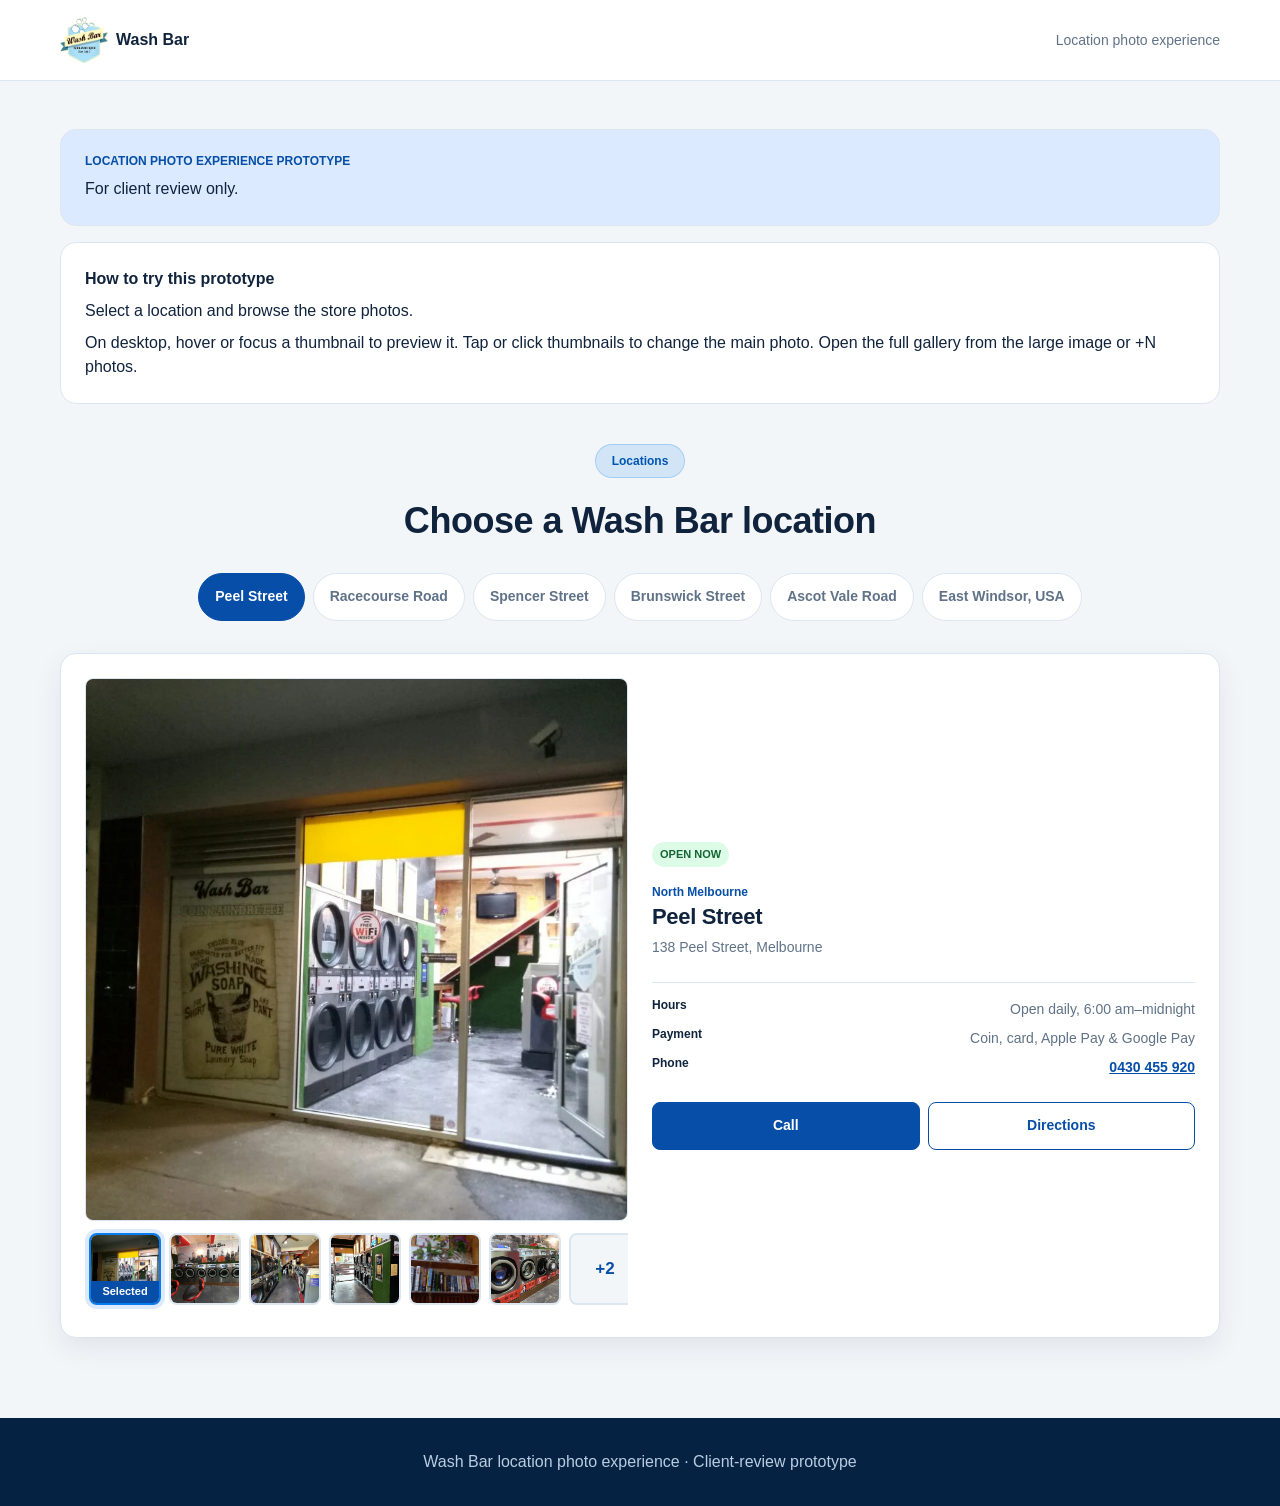
<file: prototype-location-gallery.html>
<!doctype html>
<html lang="en-AU" class="no-js">
  <head>
    <meta charset="UTF-8" />
    <!-- REMOVE STAGING NOINDEX DURING SEO-05 DOMAIN MIGRATION. -->
    <meta name="robots" content="noindex,follow" />
    <meta name="viewport" content="width=device-width, initial-scale=1.0" />
    <meta name="format-detection" content="telephone=no" />
    <meta name="description" content="A client-review prototype for exploring Wash Bar location photographs." />
    <meta name="theme-color" content="#062242" />
    <title>Location Photo Experience Prototype | Wash Bar</title>
    <link rel="icon" href="assets/logo.png" type="image/png" />
    <link rel="stylesheet" href="style.css" />

    <style>
      :root {
        --proto-page-max: 72.5rem;
        --proto-dialog-max: 75rem;
        --proto-dialog-width: 92vw;
        --proto-dialog-height: 90vh;
        --proto-dialog-height-max: 50rem;
        --proto-thumb-size: 4.5rem;
        --proto-control-size: 3rem;
        --proto-backdrop-opacity: 72%;
      }

      body.proto-gallery-open {
        overflow: hidden;
      }

      .proto-skip-link {
        position: fixed;
        z-index: 20;
        top: var(--space-1);
        left: var(--space-1);
        padding: var(--space-1) var(--space-2);
        color: var(--color-surface);
        background: var(--color-navy);
        border-radius: var(--radius-card);
        transform: translateY(-200%);
      }

      .proto-skip-link:focus {
        transform: translateY(0);
      }

      .proto-header {
        background: var(--color-surface);
        border-bottom: 1px solid var(--color-line);
      }

      .proto-header-inner {
        display: flex;
        width: min(var(--proto-page-max), calc(100% - var(--space-4)));
        min-height: var(--space-10);
        align-items: center;
        justify-content: space-between;
        gap: var(--space-2);
        margin-inline: auto;
      }

      .proto-brand {
        display: inline-flex;
        align-items: center;
        gap: var(--space-1);
        color: var(--color-ink);
        font-weight: var(--weight-bold);
        text-decoration: none;
      }

      .proto-brand img {
        width: var(--space-6);
        height: var(--space-6);
        object-fit: contain;
      }

      .proto-header-label {
        color: var(--color-muted);
        font-size: var(--type-sm);
      }

      .proto-main {
        padding-block: var(--space-4) var(--space-8);
      }

      .proto-container {
        width: min(var(--proto-page-max), calc(100% - var(--space-4)));
        margin-inline: auto;
      }

      .proto-notice,
      .proto-review-note {
        padding: var(--space-3);
        background: var(--color-sky);
        border: 1px solid var(--color-line);
        border-radius: var(--radius-panel);
      }

      .proto-notice strong {
        display: block;
        color: var(--color-blue-dark);
        font-size: var(--type-xs);
        line-height: var(--line-snug);
        text-transform: uppercase;
      }

      .proto-notice p,
      .proto-review-note p {
        margin: var(--space-1) 0 0;
        color: var(--color-ink);
      }

      .proto-review-note {
        margin-top: var(--space-2);
        background: var(--color-surface);
      }

      .proto-experience {
        margin-top: var(--space-5);
      }

      .proto-experience-heading {
        max-width: 42rem;
        margin-inline: auto;
        text-align: center;
      }

      .proto-experience-heading h1 {
        margin: var(--space-1) 0 0;
        color: var(--color-ink);
        font-size: var(--type-h2);
        line-height: var(--line-tight);
      }

      .proto-location-select-wrap {
        margin-top: var(--space-4);
      }

      .proto-location-select {
        width: 100%;
        min-height: var(--space-7);
        padding-inline: var(--space-2);
        color: var(--color-ink);
        background: var(--color-surface);
        border: 1px solid var(--color-line);
        border-radius: var(--radius-card);
        font: inherit;
        font-weight: var(--weight-bold);
        cursor: pointer;
      }

      .proto-location-select:hover {
        border-color: var(--color-blue);
      }

      .no-js .proto-location-select-wrap {
        display: none;
      }

      .js .proto-tabs-wrap {
        display: none;
      }

      .proto-tabs-wrap {
        margin-top: var(--space-4);
        padding-bottom: var(--space-1);
        overflow-x: auto;
        overscroll-behavior-inline: contain;
        scrollbar-color: var(--color-line) transparent;
        -webkit-overflow-scrolling: touch;
      }

      .proto-tabs {
        display: flex;
        width: max-content;
        min-width: 100%;
        gap: var(--space-1);
      }

      .proto-tab {
        min-height: var(--space-6);
        padding-inline: var(--space-2);
        color: var(--color-muted);
        background: var(--color-surface);
        border: 1px solid var(--color-line);
        border-radius: var(--radius-pill);
        font: inherit;
        font-size: var(--type-label);
        font-weight: var(--weight-bold);
        white-space: nowrap;
        cursor: pointer;
      }

      .proto-tab[aria-selected="true"] {
        color: var(--color-surface);
        background: var(--color-control-blue);
        border-color: var(--color-control-blue);
      }

      .proto-tab:not([aria-selected="true"]):hover,
      .proto-tab:not([aria-selected="true"]):focus-visible {
        color: var(--color-blue-dark);
        background: var(--color-sky);
        border-color: var(--color-blue);
      }

      .proto-panel {
        display: grid;
        gap: var(--space-3);
        margin-top: var(--space-3);
        padding: var(--space-2);
        background: var(--color-surface);
        border: 1px solid var(--color-line);
        border-radius: var(--radius-panel);
        box-shadow: var(--shadow-soft);
      }

      .proto-media-column {
        min-width: 0;
      }

      .proto-primary-button {
        display: block;
        width: 100%;
        aspect-ratio: 1 / 1;
        padding: 0;
        overflow: hidden;
        background: var(--color-soft);
        border: 1px solid var(--color-line);
        border-radius: var(--radius-card);
        cursor: zoom-in;
      }

      .proto-primary-button img {
        width: 100%;
        height: 100%;
        object-fit: cover;
      }

      .proto-photo-placeholder {
        width: 100%;
        aspect-ratio: 1 / 1;
      }

      .proto-photo-placeholder {
        display: grid;
        place-items: center;
        padding: var(--space-4);
        color: var(--color-muted);
        background: var(--color-soft);
        border: 1px solid var(--color-line);
        border-radius: var(--radius-card);
        font-weight: var(--weight-bold);
        text-align: center;
      }

      .proto-thumb-rail,
      .proto-lightbox-thumbs {
        display: flex;
        gap: var(--space-1);
        margin-top: var(--space-1);
        padding: var(--space-05) var(--space-05) var(--space-1);
        overflow-x: auto;
        overscroll-behavior-inline: contain;
        scrollbar-color: var(--color-line) transparent;
        -webkit-overflow-scrolling: touch;
      }

      .proto-gallery-thumb,
      .proto-more-button,
      .proto-lightbox-thumb {
        position: relative;
        flex: 0 0 var(--proto-thumb-size);
        width: var(--proto-thumb-size);
        height: var(--proto-thumb-size);
        padding: 0;
        overflow: hidden;
        color: var(--color-blue-dark);
        background: var(--color-soft);
        border: 2px solid var(--color-line);
        border-radius: var(--radius-card);
        cursor: pointer;
      }

      .proto-gallery-thumb img,
      .proto-lightbox-thumb img {
        width: 100%;
        height: 100%;
        object-fit: cover;
      }

      .proto-gallery-thumb[aria-pressed="true"],
      .proto-lightbox-thumb[aria-pressed="true"] {
        border-color: var(--color-blue);
        box-shadow: 0 0 0 var(--space-05) var(--color-sky);
      }

      .proto-gallery-thumb[aria-pressed="true"]::after,
      .proto-lightbox-thumb[aria-pressed="true"]::after {
        position: absolute;
        right: 0;
        bottom: 0;
        left: 0;
        padding: var(--space-05);
        content: "Selected";
        color: var(--color-surface);
        background: var(--color-blue-dark);
        font-size: var(--type-2xs);
        font-weight: var(--weight-bold);
        line-height: var(--line-snug);
        text-align: center;
      }

      .proto-more-button {
        display: grid;
        place-items: center;
        font: inherit;
        font-size: var(--type-lead);
        font-weight: var(--weight-bold);
      }

      .proto-more-button:hover,
      .proto-more-button:focus-visible {
        color: var(--color-surface);
        background: var(--color-blue-dark);
        border-color: var(--color-blue-dark);
      }

      .proto-store-content {
        align-self: center;
      }

      .proto-status {
        display: inline-flex;
        margin-bottom: var(--space-2);
        padding: var(--space-05) var(--space-1);
        color: var(--color-success-ink);
        background: var(--color-success-soft);
        border-radius: var(--radius-pill);
        font-size: var(--type-2xs);
        font-weight: var(--weight-bold);
        text-transform: uppercase;
      }

      .proto-status[data-closed="true"] {
        color: var(--color-danger);
        background: var(--color-danger-soft);
      }

      .proto-area {
        margin: 0 0 var(--space-05);
        color: var(--color-blue-dark);
        font-size: var(--type-xs);
        font-weight: var(--weight-bold);
      }

      .proto-store-content h2 {
        margin: 0;
        color: var(--color-ink);
        font-size: var(--type-h3);
      }

      .proto-address {
        margin-top: var(--space-1);
        color: var(--color-muted);
        font-size: var(--type-sm);
        font-style: normal;
      }

      .proto-details {
        display: grid;
        gap: var(--space-1);
        margin: var(--space-3) 0 0;
        padding-top: var(--space-2);
        border-top: 1px solid var(--color-line);
      }

      .proto-details div {
        display: grid;
        grid-template-columns: minmax(0, 1fr) minmax(0, 2fr);
        gap: var(--space-2);
      }

      .proto-details dt {
        color: var(--color-ink);
        font-size: var(--type-xs);
        font-weight: var(--weight-bold);
      }

      .proto-details dd {
        margin: 0;
        color: var(--color-muted);
        font-size: var(--type-sm);
        text-align: right;
      }

      .proto-details a {
        color: var(--color-blue-dark);
        font-weight: var(--weight-bold);
      }

      .proto-actions {
        display: grid;
        grid-template-columns: repeat(2, minmax(0, 1fr));
        gap: var(--space-1);
        margin-top: var(--space-3);
      }

      .proto-actions.proto-actions-single {
        grid-template-columns: minmax(0, 1fr);
      }

      .proto-actions .button {
        width: 100%;
      }

      .proto-footer {
        padding: var(--space-4) 0 calc(var(--space-4) + var(--space-10));
        color: var(--color-footer-text);
        background: var(--color-navy);
        text-align: center;
      }

      .proto-footer p {
        margin: 0;
      }

      .proto-lightbox-backdrop {
        position: fixed;
        z-index: 100;
        inset: 0;
        display: grid;
        place-items: center;
        padding: var(--space-2);
        background: color-mix(in srgb, var(--color-navy) var(--proto-backdrop-opacity), transparent);
      }

      .proto-lightbox {
        display: grid;
        width: min(var(--proto-dialog-max), var(--proto-dialog-width));
        height: min(var(--proto-dialog-height-max), var(--proto-dialog-height));
        grid-template-rows: auto minmax(0, 1fr) auto;
        gap: var(--space-2);
        padding: var(--space-2);
        color: var(--color-ink);
        background: var(--color-surface);
        border: 1px solid var(--color-line);
        border-radius: var(--radius-panel);
        box-shadow: var(--shadow);
      }

      .proto-lightbox-header {
        display: grid;
        grid-template-columns: minmax(0, 1fr) auto auto;
        align-items: center;
        gap: var(--space-2);
      }

      .proto-lightbox-header h2 {
        margin: 0;
        overflow: hidden;
        font-size: var(--type-lead);
        text-overflow: ellipsis;
        white-space: nowrap;
      }

      .proto-lightbox-counter {
        color: var(--color-muted);
        font-size: var(--type-sm);
        font-weight: var(--weight-bold);
        white-space: nowrap;
      }

      .proto-close-button,
      .proto-photo-nav-button {
        display: inline-flex;
        min-width: var(--proto-control-size);
        min-height: var(--proto-control-size);
        align-items: center;
        justify-content: center;
        padding-inline: var(--space-2);
        color: var(--color-ink);
        background: var(--color-surface);
        border: 1px solid var(--color-line);
        border-radius: var(--radius-card);
        font: inherit;
        font-size: var(--type-label);
        font-weight: var(--weight-bold);
        cursor: pointer;
      }

      .proto-close-button:hover,
      .proto-close-button:focus-visible,
      .proto-photo-nav-button:hover,
      .proto-photo-nav-button:focus-visible {
        color: var(--color-surface);
        background: var(--color-blue-dark);
        border-color: var(--color-blue-dark);
      }

      .proto-lightbox-stage {
        position: relative;
        display: grid;
        min-height: 0;
        place-items: center;
        overflow: hidden;
        background: var(--color-navy);
        border-radius: var(--radius-card);
      }

      .proto-lightbox-stage img {
        width: 100%;
        height: 100%;
        object-fit: contain;
      }

      .proto-photo-nav-button {
        position: absolute;
        z-index: 1;
        top: 50%;
        transform: translateY(-50%);
        box-shadow: var(--shadow-soft);
      }

      .proto-photo-nav-button[data-direction="previous"] {
        left: var(--space-2);
      }

      .proto-photo-nav-button[data-direction="next"] {
        right: var(--space-2);
      }

      .proto-lightbox-thumbs {
        margin-top: 0;
      }

      @media (min-width: 721px) {
        .proto-main {
          padding-block: var(--space-6) var(--space-10);
        }

        .proto-location-select-wrap {
          display: none;
        }

        .js .proto-tabs-wrap {
          display: block;
        }

        .proto-container,
        .proto-header-inner {
          width: min(var(--proto-page-max), calc(100% - var(--space-6)));
        }

        .proto-panel {
          grid-template-columns: minmax(0, 1fr) minmax(0, 1fr);
          padding: var(--space-3);
        }

        .proto-tabs {
          justify-content: center;
        }

        .proto-footer {
          padding-bottom: var(--space-4);
        }
      }

      @media (max-width: 720px) {
        .proto-header-label {
          display: none;
        }

        .proto-lightbox-backdrop {
          padding: 0;
        }

        .proto-lightbox {
          width: 100vw;
          height: 100dvh;
          gap: var(--space-1);
          border: 0;
          border-radius: 0;
        }

        .proto-lightbox-header {
          gap: var(--space-1);
        }

        .proto-lightbox-header h2 {
          font-size: var(--type-sm);
        }

        .proto-photo-nav-button {
          top: auto;
          bottom: var(--space-2);
        }

        .proto-photo-nav-button[data-direction="previous"] {
          left: var(--space-1);
        }

        .proto-photo-nav-button[data-direction="next"] {
          right: var(--space-1);
        }
      }

      @media (prefers-reduced-motion: reduce) {
        .proto-skip-link,
        .proto-tab,
        .proto-gallery-thumb,
        .proto-more-button,
        .proto-lightbox-thumb,
        .proto-close-button,
        .proto-photo-nav-button {
          transition: none;
        }
      }
    </style>
  </head>

  <body>
    <a class="proto-skip-link" href="#proto-main">Skip to prototype</a>

    <div class="proto-page-shell" id="proto-page-shell">
      <header class="proto-header">
        <div class="proto-header-inner">
          <a class="proto-brand" href="#proto-main" aria-label="Wash Bar location photo prototype">
            <img src="assets/logo.png" alt="" width="518" height="490" />
            <span>Wash Bar</span>
          </a>
          <span class="proto-header-label">Location photo experience</span>
        </div>
      </header>

      <main class="proto-main" id="proto-main" tabindex="-1">
        <div class="proto-container">
          <aside class="proto-notice" aria-label="Prototype notice">
            <strong>Location Photo Experience Prototype</strong>
            <p>For client review only.</p>
          </aside>

          <aside class="proto-review-note" aria-labelledby="proto-review-title">
            <strong id="proto-review-title">How to try this prototype</strong>
            <p>Select a location and browse the store photos.</p>
            <p>On desktop, hover or focus a thumbnail to preview it. Tap or click thumbnails to change the main photo. Open the full gallery from the large image or +N photos.</p>
          </aside>

          <section class="proto-experience" aria-labelledby="proto-experience-title">
            <div class="proto-experience-heading">
              <span class="eyebrow">Locations</span>
              <h1 id="proto-experience-title">Choose a Wash Bar location</h1>
            </div>

            <div class="proto-location-select-wrap">
              <label class="sr-only" for="proto-location-select">Choose a Wash Bar location</label>
              <select class="proto-location-select" id="proto-location-select" aria-controls="proto-location-panel">
                <option value="peel">Peel Street</option>
                <option value="racecourse">Racecourse Road</option>
                <option value="spencer">Spencer Street</option>
                <option value="brunswick">Brunswick Street</option>
                <option value="ascotVale">Ascot Vale Road</option>
                <option value="eastWindsor">East Windsor, USA</option>
              </select>
            </div>

            <div class="proto-tabs-wrap">
              <div class="proto-tabs" role="tablist" aria-label="Wash Bar locations">
                <button class="proto-tab" id="proto-tab-peel" type="button" role="tab" aria-selected="true" aria-controls="proto-location-panel" tabindex="0" data-location="peel">Peel Street</button>
                <button class="proto-tab" id="proto-tab-racecourse" type="button" role="tab" aria-selected="false" aria-controls="proto-location-panel" tabindex="-1" data-location="racecourse">Racecourse Road</button>
                <button class="proto-tab" id="proto-tab-spencer" type="button" role="tab" aria-selected="false" aria-controls="proto-location-panel" tabindex="-1" data-location="spencer">Spencer Street</button>
                <button class="proto-tab" id="proto-tab-brunswick" type="button" role="tab" aria-selected="false" aria-controls="proto-location-panel" tabindex="-1" data-location="brunswick">Brunswick Street</button>
                <button class="proto-tab" id="proto-tab-ascot-vale" type="button" role="tab" aria-selected="false" aria-controls="proto-location-panel" tabindex="-1" data-location="ascotVale">Ascot Vale Road</button>
                <button class="proto-tab" id="proto-tab-east-windsor" type="button" role="tab" aria-selected="false" aria-controls="proto-location-panel" tabindex="-1" data-location="eastWindsor">East Windsor, USA</button>
              </div>
            </div>

            <div class="proto-panel" id="proto-location-panel" role="tabpanel" aria-labelledby="proto-tab-peel" tabindex="0">
              <div class="proto-media-column">
                <button class="proto-primary-button" type="button" aria-label="Open Peel Street photo gallery, currently showing photo 1 of 8">
                  <img src="assets/locations/north-melbourne/north-melbourne-01.webp" width="1040" height="780" alt="Wash Bar Peel Street storefront with laundry machines visible inside" decoding="async" />
                </button>
                <div class="proto-thumb-rail" aria-label="Peel Street photo previews"></div>
              </div>

              <div class="proto-store-content">
                <span class="proto-status">Open daily</span>
                <p class="proto-area">North Melbourne</p>
                <h2>Peel Street</h2>
                <address class="proto-address">138 Peel Street, Melbourne</address>
                <dl class="proto-details">
                  <div><dt>Hours</dt><dd>Open daily, 6:00 am–midnight</dd></div>
                  <div><dt>Payment</dt><dd>Coin, card, Apple Pay &amp; Google Pay</dd></div>
                  <div><dt>Phone</dt><dd><a href="tel:+61430455920">0430 455 920</a></dd></div>
                </dl>
                <div class="proto-actions">
                  <a class="button" href="tel:+61430455920" aria-label="Call Wash Bar Peel Street at 0430 455 920">Call</a>
                  <a class="button button-outline" href="https://www.google.com/maps/search/?api=1&amp;query=138%20Peel%20Street%2C%20Melbourne" target="_blank" rel="noopener noreferrer" aria-label="Get directions to Wash Bar Peel Street in Google Maps (opens in a new tab)">Directions</a>
                </div>
              </div>
            </div>
          </section>
        </div>
      </main>

      <footer class="proto-footer">
        <div class="proto-container">
          <p>Wash Bar location photo experience · Client-review prototype</p>
        </div>
      </footer>
    </div>

    <div class="proto-lightbox-backdrop" id="proto-lightbox-backdrop" hidden>
      <section class="proto-lightbox" role="dialog" aria-modal="true" aria-labelledby="proto-lightbox-title">
        <header class="proto-lightbox-header">
          <h2 id="proto-lightbox-title" tabindex="-1">Peel Street photo gallery</h2>
          <span class="proto-lightbox-counter" id="proto-lightbox-counter" aria-live="polite">1 of 8</span>
          <button class="proto-close-button" id="proto-lightbox-close" type="button" aria-label="Close Peel Street photo gallery">Close</button>
        </header>

        <div class="proto-lightbox-stage">
          <img id="proto-lightbox-image" src="assets/locations/north-melbourne/north-melbourne-01.webp" width="1040" height="780" alt="Wash Bar Peel Street storefront with laundry machines visible inside" decoding="async" />
          <button class="proto-photo-nav-button" id="proto-lightbox-previous" type="button" data-direction="previous" aria-label="Previous Peel Street photo">Previous</button>
          <button class="proto-photo-nav-button" id="proto-lightbox-next" type="button" data-direction="next" aria-label="Next Peel Street photo">Next</button>
        </div>

        <div class="proto-lightbox-thumbs" id="proto-lightbox-thumbs" aria-label="Peel Street gallery thumbnails"></div>
      </section>
    </div>

    <script>
      document.documentElement.classList.remove("no-js");
      document.documentElement.classList.add("js");

      document.addEventListener("DOMContentLoaded", () => {
        const visibleThumbnailCount = 6;
        const sharedPhone = {
          display: "0430 455 920",
          href: "tel:+61430455920",
        };
        const sharedHours = "Open daily, 6:00 am–midnight";
        const sharedPayment = "Coin, card, Apple Pay & Google Pay";

        const locations = {
          peel: {
            tabId: "proto-tab-peel",
            area: "North Melbourne",
            store: "Peel Street",
            address: "138 Peel Street, Melbourne",
            hours: sharedHours,
            payment: sharedPayment,
            phone: sharedPhone,
            directions: "https://www.google.com/maps/search/?api=1&query=138%20Peel%20Street%2C%20Melbourne",
            images: [
              ["assets/locations/north-melbourne/north-melbourne-01.webp", 1040, 780, "Wash Bar Peel Street storefront with laundry machines visible inside"],
              ["assets/locations/north-melbourne/north-melbourne-03.webp", 1231, 966, "Washers and customer seating inside Wash Bar Peel Street"],
              ["assets/locations/north-melbourne/north-melbourne-04.webp", 765, 1020, "Aisle between laundry machines inside Wash Bar Peel Street"],
              ["assets/locations/north-melbourne/north-melbourne-05.webp", 1360, 1020, "Interior view towards the entrance of Wash Bar Peel Street"],
              ["assets/locations/north-melbourne/north-melbourne-06.webp", 1360, 612, "Book shelf detail inside Wash Bar Peel Street"],
              ["assets/locations/north-melbourne/north-melbourne-07.webp", 1360, 1020, "Row of front-loading washers inside Wash Bar Peel Street"],
              ["assets/locations/north-melbourne/north-melbourne-08.jpg", 1040, 780, "Customer bench inside Wash Bar Peel Street"],
              ["assets/locations/north-melbourne/north-melbourne-17.jpg", 1216, 913, "Laundry machines and timber wall inside Wash Bar Peel Street"],
            ],
          },
          racecourse: {
            tabId: "proto-tab-racecourse",
            area: "Flemington",
            store: "Racecourse Road",
            address: "262 Racecourse Road, Flemington",
            hours: sharedHours,
            payment: sharedPayment,
            phone: sharedPhone,
            directions: "https://www.google.com/maps/search/?api=1&query=262%20Racecourse%20Road%2C%20Flemington",
            images: [
              ["assets/locations/flemington/flemington-01.webp", 1360, 764, "Wash Bar Racecourse Road interior with laundry machines and customer seating"],
              ["assets/locations/flemington/flemington-03.webp", 941, 941, "Coin Laundrette storefront on Racecourse Road"],
              ["assets/locations/flemington/flemington-02.webp", 765, 1020, "Laundry machines and folding bench inside Wash Bar Racecourse Road"],
              ["assets/locations/flemington/flemington-04.jpg", 1521, 1141, "Row of washing machines inside Wash Bar Racecourse Road"],
              ["assets/locations/flemington/flemington-06.jpg", 1521, 1141, "Wide interior and communal table at Wash Bar Racecourse Road"],
              ["assets/locations/flemington/flemington-07.jpg", 1024, 768, "Entrance and service signs at Wash Bar Racecourse Road"],
              ["assets/locations/flemington/flemington-08.jpg", 1521, 1141, "Books on a folding table at Wash Bar Racecourse Road"],
              ["assets/locations/flemington/flemington-11.jpg", 1216, 913, "Stacked dryers beside a customer table at Wash Bar Racecourse Road"],
            ],
          },
          spencer: {
            tabId: "proto-tab-spencer",
            area: "West Melbourne",
            store: "Spencer Street",
            address: "501 Spencer Street, Melbourne",
            hours: sharedHours,
            payment: sharedPayment,
            phone: sharedPhone,
            directions: "https://www.google.com/maps/search/?api=1&query=501%20Spencer%20Street%2C%20Melbourne",
            images: [
              ["assets/locations/west-melbourne/west-melbourne-01.webp", 1360, 1020, "Wash Bar Spencer Street interior with rows of laundry machines"],
              ["assets/locations/west-melbourne/west-melbourne-02.webp", 1360, 1020, "Laundry aisle and change machine inside Wash Bar Spencer Street"],
              ["assets/locations/west-melbourne/west-melbourne-03.webp", 1354, 1020, "Customer seating and folding area inside Wash Bar Spencer Street"],
              ["assets/locations/west-melbourne/west-melbourne-04.webp", 574, 1020, "Wide interior view inside Wash Bar Spencer Street"],
              ["assets/locations/west-melbourne/west-melbourne-05.jpg", 1080, 810, "Wash Bar Spencer Street laundrette storefront"],
              ["assets/locations/west-melbourne/west-melbourne-07.jpg", 1521, 1141, "Washer controls inside Wash Bar Spencer Street"],
              ["assets/locations/west-melbourne/west-melbourne-08.jpg", 1521, 2028, "Payment kiosk inside Wash Bar Spencer Street"],
              ["assets/locations/west-melbourne/west-melbourne-10.jpg", 1216, 913, "Vending and customer seating area inside Wash Bar Spencer Street"],
            ],
          },
          brunswick: {
            tabId: "proto-tab-brunswick",
            area: "Fitzroy",
            store: "Brunswick Street",
            address: "461 Brunswick Street, Fitzroy",
            hours: sharedHours,
            payment: sharedPayment,
            phone: sharedPhone,
            directions: "https://www.google.com/maps/search/?api=1&query=461%20Brunswick%20Street%2C%20Fitzroy",
            images: [
              ["assets/locations/fitzroy/fitzroy-01.webp", 1360, 765, "Wash Bar Brunswick Street interior with stacked dryers and a payment station"],
              ["assets/locations/fitzroy/fitzroy-02.webp", 765, 1020, "Laundry machines and front windows at Wash Bar Brunswick Street"],
              ["assets/locations/fitzroy/fitzroy-03.webp", 765, 1020, "Long interior aisle at Wash Bar Brunswick Street"],
              ["assets/locations/fitzroy/fitzroy-04.webp", 1360, 612, "Row of washing machines at Wash Bar Brunswick Street"],
              ["assets/locations/fitzroy/fitzroy-05.webp", 1360, 1020, "Large-capacity washers at Wash Bar Brunswick Street"],
              ["assets/locations/fitzroy/fitzroy-11.jpg", 1521, 684, "Store noticeboard and facility details at Wash Bar Brunswick Street"],
              ["assets/locations/fitzroy/fitzroy-14.jpg", 1521, 1141, "Book exchange detail at Wash Bar Brunswick Street"],
              ["assets/locations/fitzroy/fitzroy-15.jpg", 1470, 828, "Rows of stainless-steel washers at Wash Bar Brunswick Street"],
            ],
          },
          ascotVale: {
            tabId: "proto-tab-ascot-vale",
            area: "Ascot Vale",
            store: "Ascot Vale Road",
            address: "142 Ascot Vale Road, Flemington",
            hours: sharedHours,
            payment: sharedPayment,
            phone: sharedPhone,
            directions: "https://www.google.com/maps/search/?api=1&query=142%20Ascot%20Vale%20Road%2C%20Flemington",
            images: [
              ["assets/locations/ascot-vale/ascot-vale-01.webp", 1360, 1020, "Wash Bar Ascot Vale Road interior with laundry machines and customer seating"],
              ["assets/locations/ascot-vale/ascot-vale-02.webp", 1280, 960, "Covered exterior of Wash Bar Ascot Vale Road"],
              ["assets/locations/ascot-vale/ascot-vale-03.webp", 1360, 1020, "Laundry machines inside Wash Bar Ascot Vale Road"],
              ["assets/locations/ascot-vale/ascot-vale-04.jpg", 1521, 856, "Wash Bar Ascot Vale Road storefront"],
              ["assets/locations/ascot-vale/ascot-vale-06.jpg", 1521, 1141, "Folding table and covered customer area at Wash Bar Ascot Vale Road"],
              ["assets/locations/ascot-vale/ascot-vale-08.jpg", 1521, 1141, "Row of washing machines inside Wash Bar Ascot Vale Road"],
              ["assets/locations/ascot-vale/ascot-vale-11.jpg", 1521, 1145, "Large-capacity machines at Wash Bar Ascot Vale Road"],
              ["assets/locations/ascot-vale/ascot-vale-12.jpg", 1521, 1141, "Customer folding bench inside Wash Bar Ascot Vale Road"],
            ],
          },
          eastWindsor: {
            tabId: "proto-tab-east-windsor",
            area: "New Jersey, USA",
            store: "East Windsor",
            address: "370 US-130, East Windsor, NJ 08520, United States",
            directions: "https://www.google.com/maps/search/?api=1&query=370%20US-130%2C%20East%20Windsor%2C%20NJ%2008520%2C%20United%20States",
            images: [],
          },
        };

        const tabs = Array.from(document.querySelectorAll(".proto-tab"));
        const tabList = document.querySelector(".proto-tabs");
        const locationSelect = document.querySelector("#proto-location-select");
        const panel = document.querySelector("#proto-location-panel");
        const pageShell = document.querySelector("#proto-page-shell");
        const backdrop = document.querySelector("#proto-lightbox-backdrop");
        const dialog = backdrop.querySelector(".proto-lightbox");
        const dialogTitle = document.querySelector("#proto-lightbox-title");
        const dialogCounter = document.querySelector("#proto-lightbox-counter");
        const dialogImage = document.querySelector("#proto-lightbox-image");
        const dialogThumbs = document.querySelector("#proto-lightbox-thumbs");
        const closeButton = document.querySelector("#proto-lightbox-close");
        const previousButton = document.querySelector("#proto-lightbox-previous");
        const nextButton = document.querySelector("#proto-lightbox-next");
        const desktopHover = window.matchMedia("(hover: hover) and (pointer: fine)");
        const mobileLocationSelector = window.matchMedia("(max-width: 720px)");

        let activeLocationKey = "peel";
        let activeImageIndex = 0;
        let openingControl = null;

        function createImage(imageData, isPrimary = false) {
          const [src, width, height, alt] = imageData;
          const image = document.createElement("img");
          image.src = src;
          image.width = width;
          image.height = height;
          image.alt = alt;
          image.decoding = "async";
          if (!isPrimary) {
            image.loading = "lazy";
          }
          return image;
        }

        function updateStatus(statusElement) {
          try {
            const parts = new Intl.DateTimeFormat("en-AU", {
              timeZone: "Australia/Melbourne",
              hour: "2-digit",
              minute: "2-digit",
              hourCycle: "h23",
            }).formatToParts(new Date());
            const hour = Number(parts.find((part) => part.type === "hour")?.value);
            const minute = Number(parts.find((part) => part.type === "minute")?.value);
            const currentMinutes = (hour * 60) + minute;
            const isOpen = currentMinutes >= 360 && currentMinutes < 1440;
            statusElement.textContent = isOpen ? "Open now" : "Closed";
            statusElement.dataset.closed = String(!isOpen);
          } catch {
            statusElement.textContent = "Open daily";
          }
        }

        function updateInlinePhoto(index) {
          const location = locations[activeLocationKey];
          if (!location.images.length) {
            return;
          }

          activeImageIndex = index;
          const primaryButton = panel.querySelector(".proto-primary-button");
          const primaryImage = primaryButton.querySelector("img");
          const [src, width, height, alt] = location.images[index];

          primaryImage.src = src;
          primaryImage.width = width;
          primaryImage.height = height;
          primaryImage.alt = alt;
          primaryButton.setAttribute("aria-label", `Open ${location.store} photo gallery, currently showing photo ${index + 1} of ${location.images.length}`);

          panel.querySelectorAll(".proto-gallery-thumb").forEach((thumb) => {
            thumb.setAttribute("aria-pressed", String(Number(thumb.dataset.index) === index));
          });
        }

        function createInlineThumbnail(location, imageData, index) {
          const button = document.createElement("button");
          button.type = "button";
          button.className = "proto-gallery-thumb";
          button.dataset.index = String(index);
          button.setAttribute("aria-label", `Show ${location.store} photo ${index + 1} of ${location.images.length}`);
          button.setAttribute("aria-pressed", String(index === activeImageIndex));
          button.append(createImage(imageData));

          button.addEventListener("click", () => updateInlinePhoto(index));
          button.addEventListener("focus", () => updateInlinePhoto(index));
          button.addEventListener("mouseenter", () => {
            if (desktopHover.matches) {
              updateInlinePhoto(index);
            }
          });

          return button;
        }

        function createDetails(location) {
          const details = document.createElement("dl");
          details.className = "proto-details";

          [
            ["Hours", location.hours],
            ["Payment", location.payment],
          ].forEach(([term, value]) => {
            if (!value) {
              return;
            }
            const row = document.createElement("div");
            const dt = document.createElement("dt");
            const dd = document.createElement("dd");
            dt.textContent = term;
            dd.textContent = value;
            row.append(dt, dd);
            details.append(row);
          });

          if (location.phone) {
            const row = document.createElement("div");
            const dt = document.createElement("dt");
            const dd = document.createElement("dd");
            const link = document.createElement("a");
            dt.textContent = "Phone";
            link.href = location.phone.href;
            link.textContent = location.phone.display;
            dd.append(link);
            row.append(dt, dd);
            details.append(row);
          }

          return details;
        }

        function createActions(location) {
          const actions = document.createElement("div");
          actions.className = location.phone ? "proto-actions" : "proto-actions proto-actions-single";

          if (location.phone) {
            const callLink = document.createElement("a");
            callLink.className = "button";
            callLink.href = location.phone.href;
            callLink.textContent = "Call";
            callLink.setAttribute("aria-label", `Call Wash Bar ${location.store} at ${location.phone.display}`);
            actions.append(callLink);
          }

          const directionsLink = document.createElement("a");
          directionsLink.className = "button button-outline";
          directionsLink.href = location.directions;
          directionsLink.target = "_blank";
          directionsLink.rel = "noopener noreferrer";
          directionsLink.textContent = "Directions";
          directionsLink.setAttribute("aria-label", `Get directions to Wash Bar ${location.store} in Google Maps (opens in a new tab)`);
          actions.append(directionsLink);

          return actions;
        }

        function updatePanelSemantics(location) {
          const isMobileSelectorActive = mobileLocationSelector.matches;
          panel.setAttribute("role", isMobileSelectorActive ? "region" : "tabpanel");
          panel.setAttribute("aria-labelledby", isMobileSelectorActive ? "proto-location-title" : location.tabId);
        }

        function renderLocation(locationKey) {
          const location = locations[locationKey];
          activeLocationKey = locationKey;
          activeImageIndex = 0;
          locationSelect.value = locationKey;

          tabs.forEach((tab) => {
            const isActive = tab.dataset.location === locationKey;
            tab.setAttribute("aria-selected", String(isActive));
            tab.tabIndex = isActive ? 0 : -1;
          });

          panel.replaceChildren();

          const mediaColumn = document.createElement("div");
          mediaColumn.className = "proto-media-column";

          if (location.images.length) {
            const primaryButton = document.createElement("button");
            primaryButton.type = "button";
            primaryButton.className = "proto-primary-button";
            primaryButton.setAttribute("aria-label", `Open ${location.store} photo gallery, currently showing photo 1 of ${location.images.length}`);
            primaryButton.append(createImage(location.images[0], true));
            primaryButton.addEventListener("click", () => openLightbox(primaryButton));

            const thumbRail = document.createElement("div");
            thumbRail.className = "proto-thumb-rail";
            thumbRail.setAttribute("aria-label", `${location.store} photo previews`);

            location.images.slice(0, visibleThumbnailCount).forEach((imageData, index) => {
              thumbRail.append(createInlineThumbnail(location, imageData, index));
            });

            const hiddenCount = location.images.length - visibleThumbnailCount;
            if (hiddenCount > 0) {
              const moreButton = document.createElement("button");
              moreButton.type = "button";
              moreButton.className = "proto-more-button";
              moreButton.textContent = `+${hiddenCount}`;
              moreButton.setAttribute("aria-label", `View all ${location.images.length} ${location.store} photos`);
              moreButton.addEventListener("click", () => openLightbox(moreButton));
              thumbRail.append(moreButton);
            }

            mediaColumn.append(primaryButton, thumbRail);
          } else {
            const placeholder = document.createElement("div");
            placeholder.className = "proto-photo-placeholder";
            placeholder.textContent = "Store photos coming soon";
            mediaColumn.append(placeholder);
          }

          const content = document.createElement("div");
          content.className = "proto-store-content";

          if (location.hours) {
            const status = document.createElement("span");
            status.className = "proto-status";
            status.textContent = "Open daily";
            updateStatus(status);
            content.append(status);
          }

          const area = document.createElement("p");
          area.className = "proto-area";
          area.textContent = location.area;

          const heading = document.createElement("h2");
          heading.id = "proto-location-title";
          heading.textContent = location.store;

          const address = document.createElement("address");
          address.className = "proto-address";
          address.textContent = location.address;

          content.append(area, heading, address);

          const details = createDetails(location);
          if (details.children.length) {
            content.append(details);
          }
          content.append(createActions(location));

          panel.append(mediaColumn, content);
          updatePanelSemantics(location);
        }

        function renderLightbox() {
          const location = locations[activeLocationKey];
          const [src, width, height, alt] = location.images[activeImageIndex];

          dialogTitle.textContent = `${location.area} · ${location.store}`;
          dialogCounter.textContent = `${activeImageIndex + 1} of ${location.images.length}`;
          dialogImage.src = src;
          dialogImage.width = width;
          dialogImage.height = height;
          dialogImage.alt = alt;
          closeButton.setAttribute("aria-label", `Close ${location.store} photo gallery`);
          previousButton.setAttribute("aria-label", `Previous ${location.store} photo`);
          nextButton.setAttribute("aria-label", `Next ${location.store} photo`);
          dialogThumbs.setAttribute("aria-label", `${location.store} gallery thumbnails`);

          dialogThumbs.replaceChildren();
          location.images.forEach((imageData, index) => {
            const thumb = document.createElement("button");
            thumb.type = "button";
            thumb.className = "proto-lightbox-thumb";
            thumb.dataset.index = String(index);
            thumb.setAttribute("aria-label", `Show ${location.store} gallery photo ${index + 1} of ${location.images.length}`);
            thumb.setAttribute("aria-pressed", String(index === activeImageIndex));
            thumb.append(createImage(imageData));
            thumb.addEventListener("click", () => selectLightboxPhoto(index));
            dialogThumbs.append(thumb);
          });

          const activeThumb = dialogThumbs.querySelector('[aria-pressed="true"]');
          activeThumb?.scrollIntoView({ block: "nearest", inline: "center" });
        }

        function selectLightboxPhoto(index) {
          const location = locations[activeLocationKey];
          activeImageIndex = (index + location.images.length) % location.images.length;
          updateInlinePhoto(activeImageIndex);
          renderLightbox();
        }

        function openLightbox(opener) {
          const location = locations[activeLocationKey];
          if (!location.images.length) {
            return;
          }

          openingControl = opener;
          renderLightbox();
          backdrop.hidden = false;
          pageShell.inert = true;
          document.body.classList.add("proto-gallery-open");
          dialogTitle.focus();
        }

        function closeLightbox() {
          if (backdrop.hidden) {
            return;
          }

          backdrop.hidden = true;
          pageShell.inert = false;
          document.body.classList.remove("proto-gallery-open");
          openingControl?.focus();
          openingControl = null;
        }

        tabs.forEach((tab) => {
          tab.addEventListener("click", () => renderLocation(tab.dataset.location));
        });

        locationSelect.addEventListener("change", () => {
          renderLocation(locationSelect.value);
        });

        mobileLocationSelector.addEventListener("change", () => {
          updatePanelSemantics(locations[activeLocationKey]);
        });

        tabList.addEventListener("keydown", (event) => {
          const currentIndex = tabs.indexOf(document.activeElement);
          if (currentIndex === -1) {
            return;
          }

          let nextIndex = currentIndex;
          if (event.key === "ArrowRight") {
            nextIndex = (currentIndex + 1) % tabs.length;
          } else if (event.key === "ArrowLeft") {
            nextIndex = (currentIndex - 1 + tabs.length) % tabs.length;
          } else if (event.key === "Home") {
            nextIndex = 0;
          } else if (event.key === "End") {
            nextIndex = tabs.length - 1;
          } else {
            return;
          }

          event.preventDefault();
          tabs[nextIndex].focus();
          tabs[nextIndex].scrollIntoView({ block: "nearest", inline: "nearest" });
        });

        previousButton.addEventListener("click", () => selectLightboxPhoto(activeImageIndex - 1));
        nextButton.addEventListener("click", () => selectLightboxPhoto(activeImageIndex + 1));
        closeButton.addEventListener("click", closeLightbox);
        backdrop.addEventListener("click", (event) => {
          if (event.target === backdrop) {
            closeLightbox();
          }
        });

        document.addEventListener("keydown", (event) => {
          if (backdrop.hidden) {
            return;
          }

          if (event.key === "Escape") {
            event.preventDefault();
            closeLightbox();
            return;
          }

          if (event.key === "ArrowLeft") {
            event.preventDefault();
            selectLightboxPhoto(activeImageIndex - 1);
            return;
          }

          if (event.key === "ArrowRight") {
            event.preventDefault();
            selectLightboxPhoto(activeImageIndex + 1);
            return;
          }

          if (event.key !== "Tab") {
            return;
          }

          const focusable = Array.from(dialog.querySelectorAll('button:not([disabled]), [href], [tabindex]:not([tabindex="-1"])'));
          if (!focusable.length) {
            event.preventDefault();
            dialogTitle.focus();
            return;
          }

          const first = focusable[0];
          const last = focusable[focusable.length - 1];
          if (!focusable.includes(document.activeElement)) {
            event.preventDefault();
            (event.shiftKey ? last : first).focus();
          } else if (event.shiftKey && document.activeElement === first) {
            event.preventDefault();
            last.focus();
          } else if (!event.shiftKey && document.activeElement === last) {
            event.preventDefault();
            first.focus();
          }
        });

        renderLocation(activeLocationKey);
      });
    </script>
  </body>
</html>
</file>
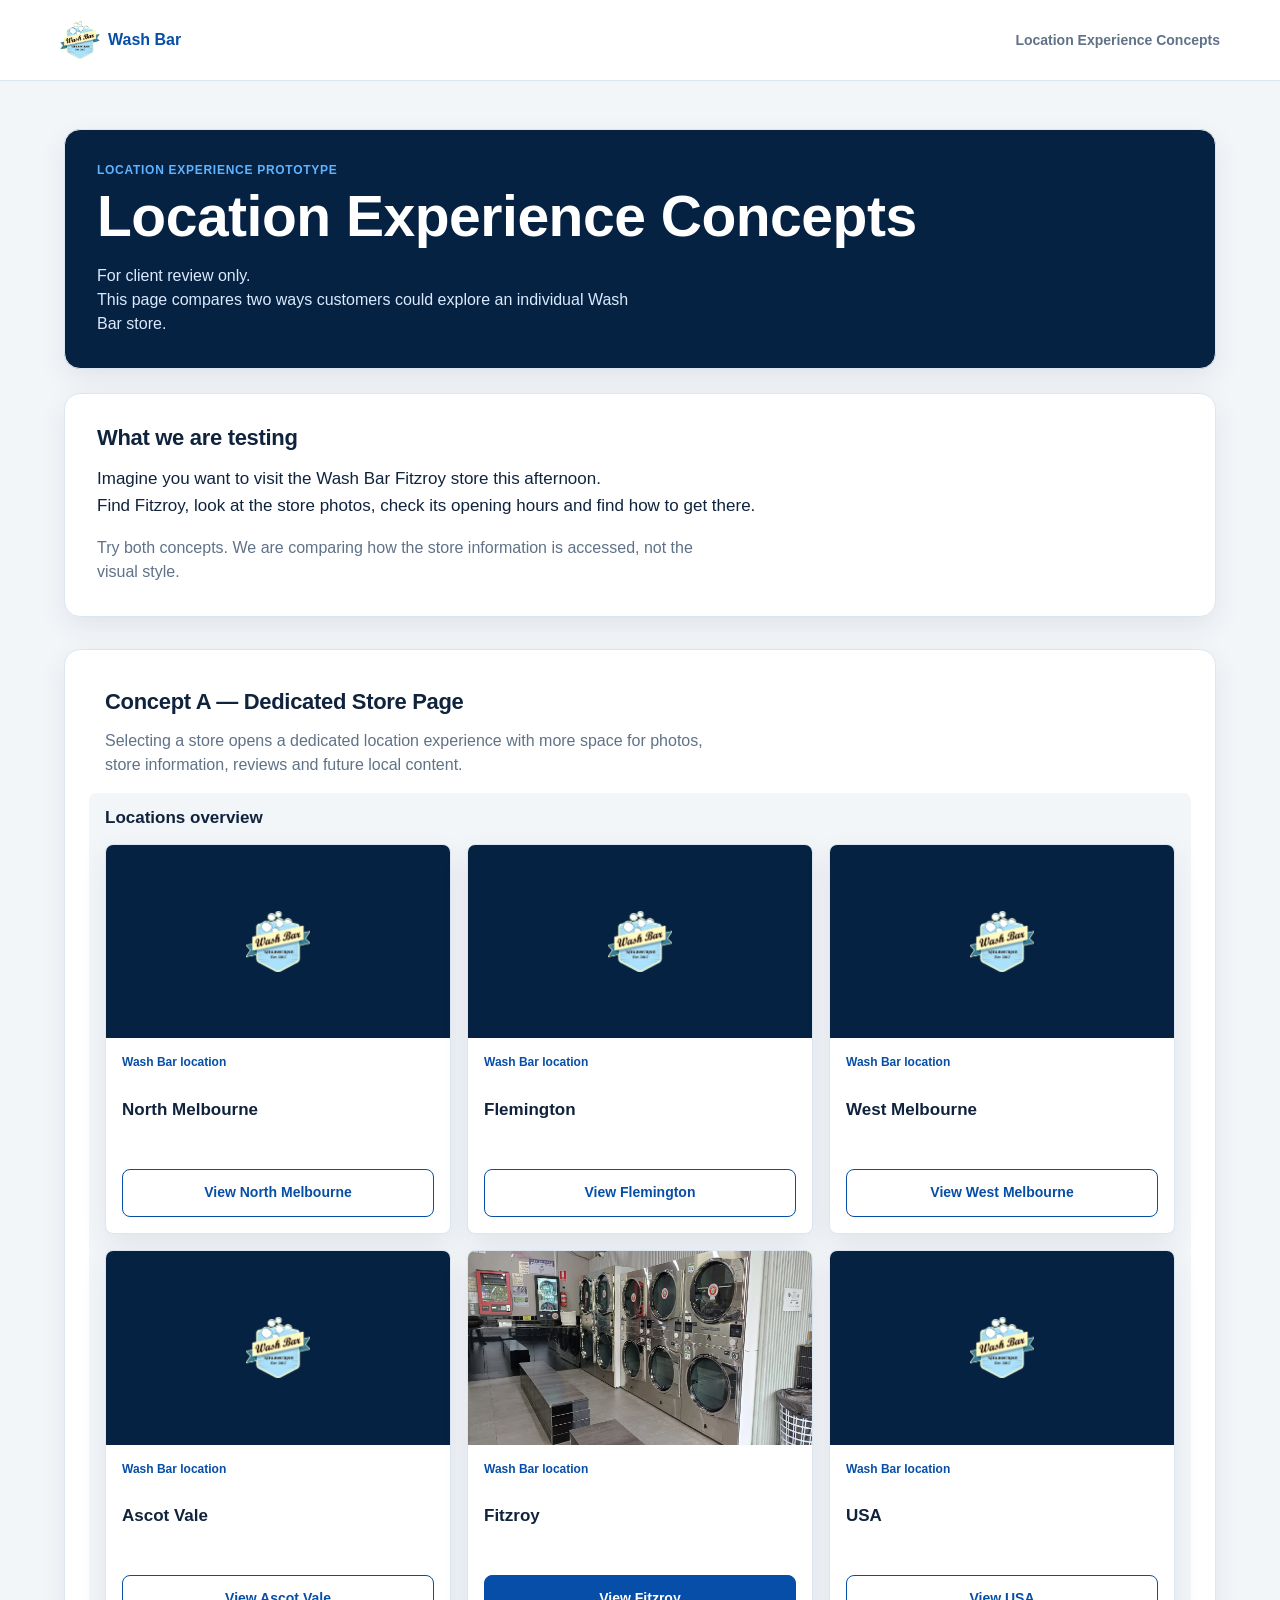
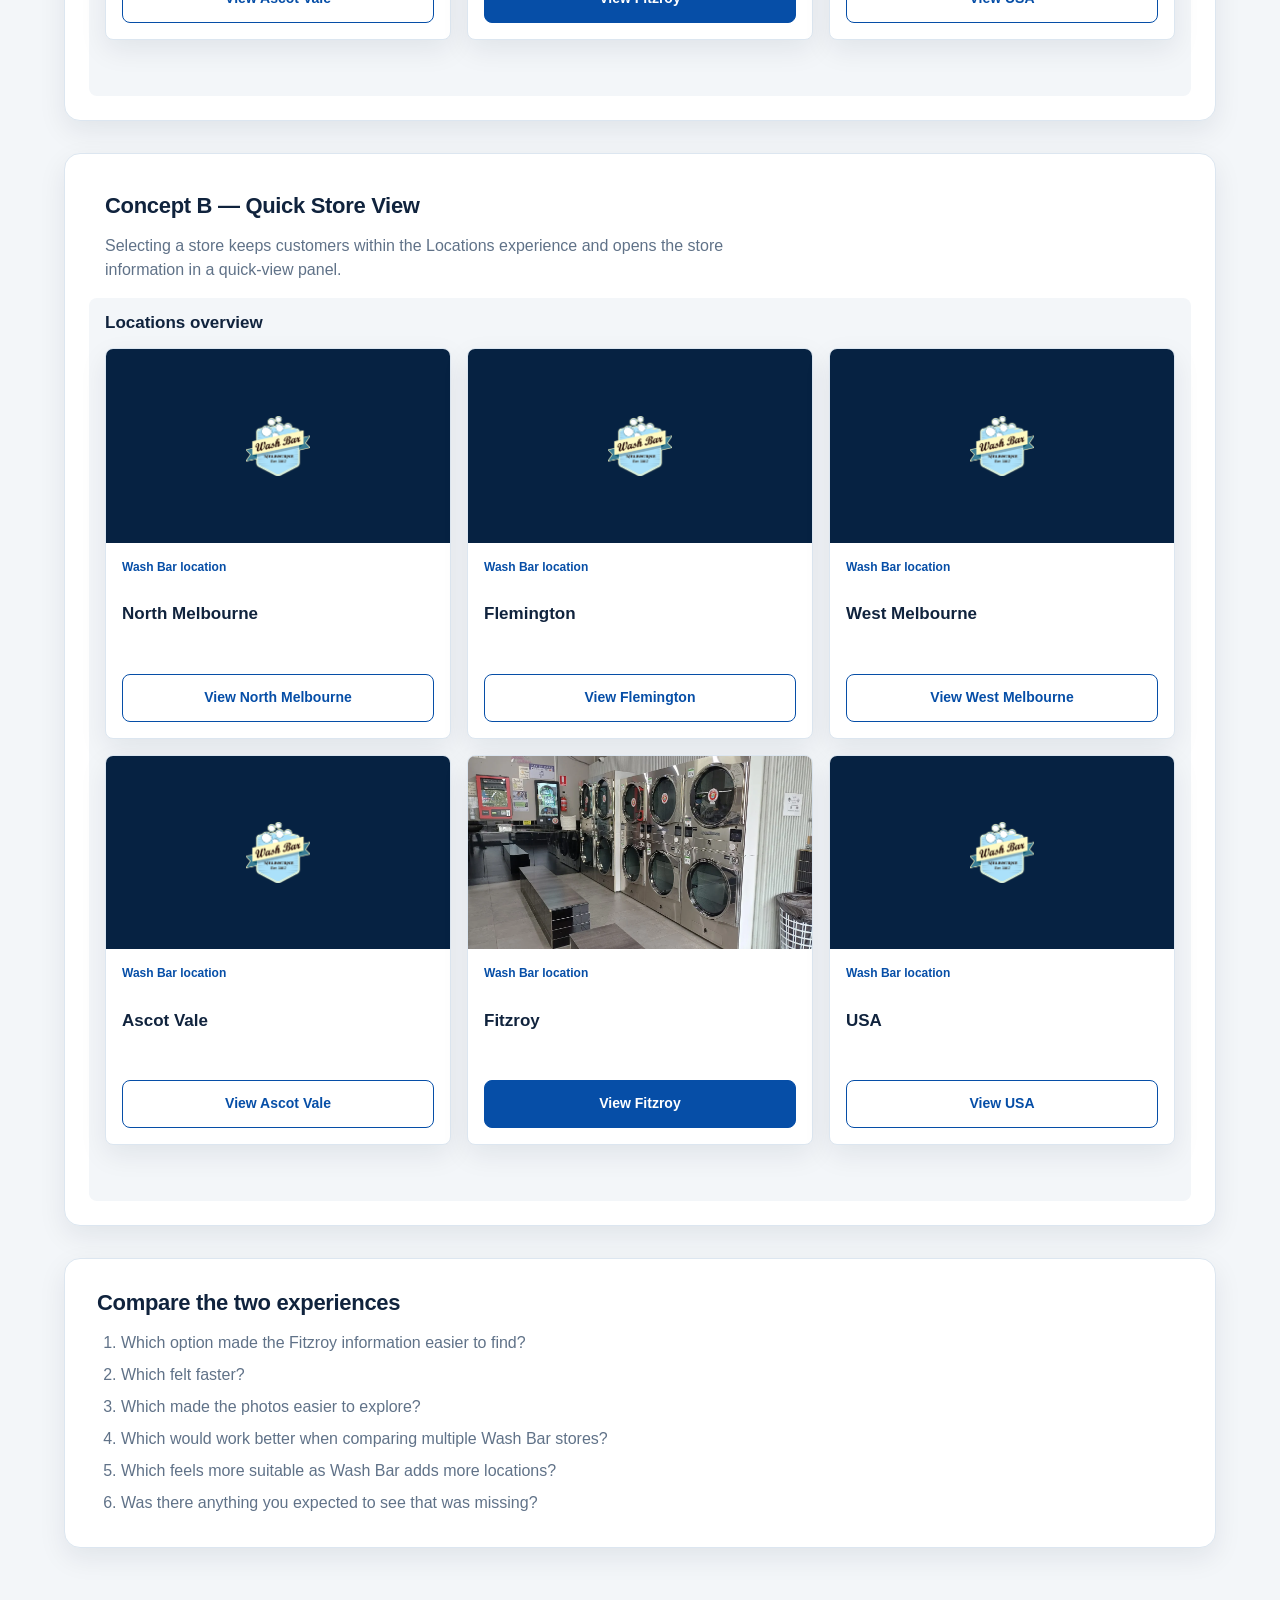
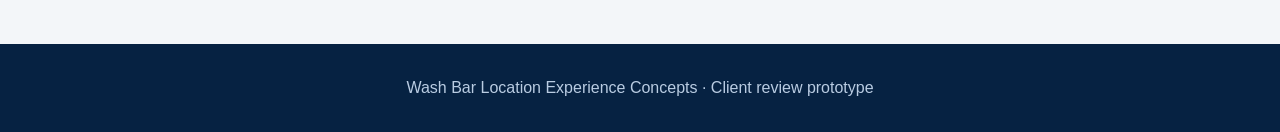
<file: prototype-locations.html>
<!doctype html>
<html lang="en-AU">
  <head>
    <meta charset="UTF-8">
    <!-- REMOVE STAGING NOINDEX DURING SEO-05 DOMAIN MIGRATION. -->
    <meta name="robots" content="noindex,follow">
    <meta name="viewport" content="width=device-width, initial-scale=1.0">
    <meta name="format-detection" content="telephone=no">
    <meta
      name="description"
      content="Location Experience Concepts for comparing two ways to explore Wash Bar Fitzroy store information."
    >
    <meta name="theme-color" content="#062242">
    <title>Location Experience Concepts | Wash Bar</title>
    <link rel="icon" href="assets/logo.png" type="image/png">
    <link rel="stylesheet" href="style.css">

    <style>
      .proto-body {
        --proto-content-max: calc(var(--space-12) * 12);
        --proto-drawer-max: calc(var(--space-12) * 8);
        --proto-drawer-width: 52vw;
        --proto-overlay: color-mix(in srgb, var(--color-navy) 58%, transparent);
        min-width: 0;
        padding-bottom: 0;
      }

      .proto-body.proto-drawer-open {
        overflow: hidden;
      }

      .proto-header-inner {
        display: flex;
        min-height: var(--space-10);
        align-items: center;
        justify-content: space-between;
        gap: var(--space-2);
      }

      .proto-header-label {
        color: var(--color-muted);
        font-size: var(--type-sm);
        font-weight: var(--weight-bold);
        line-height: var(--md-sys-typescale-body-medium-line-height);
        text-align: right;
      }

      .proto-main {
        overflow: clip;
      }

      .proto-main-shell {
        width: min(var(--proto-content-max), calc(100% - var(--space-4)));
        margin-inline: auto;
        padding-block: var(--space-4) var(--space-10);
      }

      .proto-notice,
      .proto-test-task,
      .proto-concept,
      .proto-compare {
        border: 1px solid var(--color-line);
        border-radius: var(--radius-panel);
        box-shadow: var(--shadow-soft);
      }

      .proto-notice {
        padding: var(--space-3);
        background: var(--color-navy);
        color: var(--color-surface);
      }

      .proto-notice-label {
        margin: 0 0 var(--space-1);
        color: var(--color-eyebrow-dark);
        font-size: var(--type-xs);
        font-weight: var(--weight-bold);
        letter-spacing: 0.06em;
        line-height: var(--md-sys-typescale-label-medium-line-height);
      }

      .proto-page-title {
        color: var(--color-surface);
      }

      .proto-notice-copy {
        max-width: 62ch;
        margin: var(--space-2) 0 0;
        color: var(--color-sky);
      }

      .proto-test-task {
        margin-top: var(--space-3);
        padding: var(--space-3);
        background: var(--color-surface);
      }

      .proto-test-task h2,
      .proto-concept-heading h2,
      .proto-compare h2 {
        font-size: var(--type-h3);
      }

      .proto-test-task-copy {
        max-width: 70ch;
        margin: var(--space-2) 0 0;
        color: var(--color-ink);
        font-size: var(--type-lead);
        line-height: var(--line-relaxed);
      }

      .proto-test-task-note {
        max-width: 70ch;
        margin: var(--space-2) 0 0;
        color: var(--color-muted);
      }

      .proto-concept {
        margin-top: var(--space-4);
        padding: var(--space-2);
        background: var(--color-surface);
      }

      .proto-concept-heading {
        padding: var(--space-2);
      }

      .proto-concept-heading p {
        max-width: 70ch;
        margin: var(--space-2) 0 0;
        color: var(--color-muted);
      }

      .proto-overview {
        padding: var(--space-2);
        background: var(--color-soft);
        border-radius: var(--radius-card);
      }

      .proto-overview-heading {
        font-size: var(--type-lead);
      }

      .proto-location-overview {
        display: grid;
        grid-template-columns: minmax(0, 1fr);
        gap: var(--space-2);
        margin-top: var(--space-2);
      }

      .proto-store-card {
        display: grid;
        grid-template-rows: auto 1fr;
        min-width: 0;
        overflow: hidden;
        background: var(--color-surface);
        border: 1px solid var(--color-line);
        border-radius: var(--radius-card);
        box-shadow: var(--shadow-soft);
      }

      .proto-store-card-media {
        display: grid;
        aspect-ratio: 16 / 9;
        margin: 0;
        overflow: hidden;
        place-items: center;
        background: var(--color-navy);
      }

      .proto-store-card-media img {
        width: 100%;
        height: 100%;
        object-fit: cover;
      }

      .proto-store-card-media .proto-store-card-logo {
        width: var(--space-8);
        height: var(--space-8);
        object-fit: contain;
      }

      .proto-store-card-body {
        display: flex;
        min-width: 0;
        flex-direction: column;
        align-items: stretch;
        padding: var(--space-2);
      }

      .proto-store-card-kicker {
        margin: 0 0 var(--space-05);
        color: var(--color-blue-dark);
        font-size: var(--type-xs);
        font-weight: var(--weight-bold);
        line-height: var(--md-sys-typescale-label-medium-line-height);
      }

      .proto-store-card-title {
        font-size: var(--type-lead);
      }

      .proto-store-card .button {
        width: 100%;
        margin-top: var(--space-3);
      }

      .proto-overview-status,
      .proto-action-status {
        min-height: var(--space-3);
        margin: var(--space-2) 0 0;
        color: var(--color-muted);
        font-size: var(--type-sm);
        font-weight: var(--weight-medium);
      }

      .proto-detail-page {
        overflow: hidden;
        background: var(--color-surface);
        border: 1px solid var(--color-line);
        border-radius: var(--radius-panel);
        box-shadow: var(--shadow);
      }

      .proto-detail-header {
        padding: var(--space-3);
        background: var(--color-navy);
        color: var(--color-surface);
      }

      .proto-back-button,
      .proto-drawer-back,
      .proto-drawer-close {
        display: inline-flex;
        min-height: var(--space-6);
        align-items: center;
        justify-content: center;
        padding-inline: var(--space-2);
        font: inherit;
        font-size: var(--type-label);
        font-weight: var(--weight-bold);
        line-height: var(--md-sys-typescale-label-large-line-height);
        cursor: pointer;
      }

      .proto-back-button {
        color: var(--color-surface);
        background: transparent;
        border: 1px solid var(--color-footer-muted);
        border-radius: var(--radius-card);
      }

      .proto-back-button:hover,
      .proto-back-button:focus-visible {
        background: var(--color-navy-soft);
        border-color: var(--color-surface);
      }

      .proto-detail-kicker,
      .proto-drawer-kicker {
        margin: var(--space-3) 0 var(--space-05);
        color: var(--color-eyebrow-dark);
        font-size: var(--type-xs);
        font-weight: var(--weight-bold);
        line-height: var(--md-sys-typescale-label-medium-line-height);
        text-transform: uppercase;
      }

      .proto-detail-title,
      .proto-drawer-title {
        font-size: var(--type-h2);
      }

      .proto-detail-subtitle,
      .proto-drawer-subtitle {
        margin: var(--space-1) 0 0;
        color: var(--color-sky);
      }

      .proto-store-content {
        min-width: 0;
      }

      .proto-store-summary {
        display: grid;
        gap: var(--space-3);
        padding: var(--space-3);
      }

      .proto-primary-photo {
        width: min(100%, calc(var(--space-12) * 4));
        aspect-ratio: 1 / 1;
        align-self: start;
        justify-self: center;
        margin: 0;
        overflow: hidden;
        border-radius: var(--radius-card);
      }

      .proto-primary-photo img {
        width: 100%;
        height: 100%;
        object-fit: cover;
      }

      .proto-store-lead {
        align-self: center;
      }

      .proto-store-lead address {
        color: var(--color-ink);
        font-size: var(--type-lead);
        font-style: normal;
        font-weight: var(--weight-bold);
        line-height: var(--line-snug);
      }

      .proto-opening-label {
        margin: var(--space-3) 0 0;
        color: var(--color-blue-dark);
        font-size: var(--type-xs);
        font-weight: var(--weight-bold);
        line-height: var(--md-sys-typescale-label-medium-line-height);
        text-transform: uppercase;
      }

      .proto-opening-value {
        margin: var(--space-05) 0 0;
        color: var(--color-muted);
      }

      .proto-primary-actions {
        display: grid;
        grid-template-columns: minmax(0, 1fr);
        gap: var(--space-1);
        margin-top: var(--space-3);
      }

      .proto-primary-actions .button {
        width: 100%;
      }

      .proto-content-section {
        padding: var(--space-3);
        border-top: 1px solid var(--color-line);
      }

      .proto-section-title {
        color: var(--color-ink);
        font-family: var(--md-sys-typescale-title-large-font);
        font-size: var(--type-h3);
        font-weight: var(--weight-bold);
        line-height: var(--line-tight);
      }

      .proto-carousel-heading-row {
        display: flex;
        align-items: center;
        justify-content: space-between;
        gap: var(--space-2);
      }

      .proto-carousel-controls {
        display: flex;
        flex: 0 0 auto;
        gap: var(--space-1);
      }

      .proto-carousel-button {
        display: inline-flex;
        width: var(--space-6);
        height: var(--space-6);
        align-items: center;
        justify-content: center;
        padding: 0;
        color: var(--color-blue-dark);
        background: var(--color-surface);
        border: 1px solid var(--color-blue-dark);
        border-radius: var(--radius-card);
        font: inherit;
        font-size: var(--type-lead);
        font-weight: var(--weight-bold);
        cursor: pointer;
      }

      .proto-carousel-button:hover,
      .proto-carousel-button:focus-visible {
        background: var(--color-sky);
      }

      .proto-carousel-button:disabled {
        color: var(--color-muted);
        background: var(--color-soft);
        border-color: var(--color-line);
        cursor: not-allowed;
        opacity: 0.65;
      }

      .proto-supporting-photos {
        display: flex;
        align-items: flex-start;
        gap: var(--space-2);
        margin-top: var(--space-2);
        overflow-x: auto;
        overscroll-behavior-inline: contain;
        padding-bottom: var(--space-1);
        scroll-snap-type: inline mandatory;
        scrollbar-color: var(--color-line) transparent;
        -webkit-overflow-scrolling: touch;
      }

      .proto-supporting-photo {
        flex: 0 0 calc(50% - var(--space-1));
        aspect-ratio: 1 / 1;
        align-self: flex-start;
        margin: 0;
        overflow: hidden;
        border-radius: var(--radius-card);
        scroll-snap-align: start;
      }

      .proto-supporting-photo img {
        width: 100%;
        height: 100%;
        object-fit: cover;
      }

      .proto-carousel-status {
        position: absolute;
        width: 1px;
        height: 1px;
        padding: 0;
        margin: -1px;
        overflow: hidden;
        white-space: nowrap;
        border: 0;
        clip: rect(0, 0, 0, 0);
        clip-path: inset(50%);
      }

      .proto-info-grid {
        display: grid;
        grid-template-columns: minmax(0, 1fr);
        gap: var(--space-2);
        margin-top: var(--space-2);
      }

      .proto-info-card,
      .proto-review-placeholder,
      .proto-map-card {
        padding: var(--space-2);
        background: var(--color-soft);
        border: 1px solid var(--color-line);
        border-radius: var(--radius-card);
      }

      .proto-info-card h4,
      .proto-review-placeholder h4,
      .proto-map-card h4,
      .proto-conversion h4 {
        font-size: var(--type-lead);
      }

      .proto-info-card address,
      .proto-info-card p,
      .proto-review-placeholder p,
      .proto-map-card p {
        margin: var(--space-1) 0 0;
        color: var(--color-muted);
        font-style: normal;
      }

      .proto-placeholder-label {
        color: var(--color-blue-dark);
        font-size: var(--type-xs);
        font-weight: var(--weight-bold);
        line-height: var(--md-sys-typescale-label-medium-line-height);
        text-transform: uppercase;
      }

      .proto-map-card .button {
        width: 100%;
        margin-top: var(--space-2);
      }

      .proto-conversion {
        padding: var(--space-3);
        background: var(--color-navy);
        color: var(--color-surface);
      }

      .proto-conversion p {
        margin: var(--space-1) 0 0;
        color: var(--color-sky);
      }

      .proto-conversion .button {
        width: 100%;
        margin-top: var(--space-2);
      }

      .proto-conversion .proto-action-status {
        color: var(--color-sky);
      }

      .proto-drawer-layer {
        position: fixed;
        inset: 0;
        z-index: 100;
        display: grid;
        align-items: stretch;
        justify-items: end;
        background: var(--proto-overlay);
      }

      .proto-drawer {
        width: 100%;
        height: 100dvh;
        min-width: 0;
        overflow-y: auto;
        overscroll-behavior: contain;
        background: var(--color-surface);
        box-shadow: var(--shadow);
      }

      .proto-drawer-toolbar {
        position: sticky;
        top: 0;
        z-index: 1;
        display: flex;
        align-items: center;
        justify-content: space-between;
        gap: var(--space-2);
        padding: var(--space-1) var(--space-2);
        background: var(--color-surface);
        border-bottom: 1px solid var(--color-line);
      }

      .proto-drawer-back,
      .proto-drawer-close {
        color: var(--color-blue-dark);
        background: transparent;
        border: 1px solid var(--color-blue-dark);
        border-radius: var(--radius-card);
      }

      .proto-drawer-back:hover,
      .proto-drawer-back:focus-visible,
      .proto-drawer-close:hover,
      .proto-drawer-close:focus-visible {
        background: var(--color-sky);
      }

      .proto-drawer-heading {
        padding: var(--space-3);
        background: var(--color-navy);
        color: var(--color-surface);
      }

      .proto-drawer-heading .proto-drawer-kicker {
        margin-top: 0;
      }

      .proto-compare {
        margin-top: var(--space-4);
        padding: var(--space-3);
        background: var(--color-surface);
      }

      .proto-compare ol {
        display: grid;
        gap: var(--space-1);
        margin: var(--space-2) 0 0;
        padding-left: var(--space-3);
        color: var(--color-muted);
      }

      .proto-footer {
        padding: var(--space-4) var(--space-2);
        background: var(--color-navy);
        color: var(--color-footer-text);
        text-align: center;
      }

      .proto-footer p {
        margin: 0;
      }

      @media (min-width: 390px) {
        .proto-primary-actions {
          grid-template-columns: repeat(2, minmax(0, 1fr));
        }
      }

      @media (min-width: 560px) {
        .proto-location-overview {
          grid-template-columns: repeat(2, minmax(0, 1fr));
        }

        .proto-detail-page .proto-info-grid {
          grid-template-columns: repeat(3, minmax(0, 1fr));
        }
      }

      @media (min-width: 721px) {
        .proto-main-shell {
          width: min(var(--proto-content-max), calc(100% - var(--space-6)));
          padding-block: var(--space-6) var(--space-12);
        }

        .proto-notice,
        .proto-test-task,
        .proto-compare {
          padding: var(--space-4);
        }

        .proto-concept {
          padding: var(--space-3);
        }

        .proto-store-summary {
          grid-template-columns: minmax(0, 1.25fr) minmax(0, 1fr);
          padding: var(--space-4);
        }

        .proto-content-section,
        .proto-conversion {
          padding: var(--space-4);
        }

        .proto-drawer-layer {
          align-items: center;
          padding: var(--space-2);
        }

        .proto-drawer {
          width: min(var(--proto-drawer-width), var(--proto-drawer-max));
          height: calc(100dvh - var(--space-4));
          border: 1px solid var(--color-line);
          border-radius: var(--radius-panel) 0 0 var(--radius-panel);
        }

        .proto-drawer .proto-store-summary {
          grid-template-columns: minmax(0, 1fr);
          padding: var(--space-3);
        }

        .proto-drawer .proto-content-section,
        .proto-drawer .proto-conversion {
          padding: var(--space-3);
        }
      }

      @media (min-width: 981px) {
        .proto-location-overview {
          grid-template-columns: repeat(3, minmax(0, 1fr));
        }
      }

      @media (prefers-reduced-motion: reduce) {
        .proto-drawer,
        .proto-drawer-layer,
        .proto-supporting-photos {
          scroll-behavior: auto;
          transition: none;
        }
      }
    </style>
  </head>

  <body class="proto-body">
    <a class="skip-link" href="#proto-main-content" data-proto-background>Skip to prototype content</a>

    <header class="site-header proto-header" data-proto-background>
      <div class="container proto-header-inner">
        <a class="brand" href="#proto-main-content" aria-label="Wash Bar Location Experience Concepts home">
          <img src="assets/logo.png" alt="" width="518" height="490">
          <span>Wash Bar</span>
        </a>
        <span class="proto-header-label">Location Experience Concepts</span>
      </div>
    </header>

    <main id="proto-main-content" class="proto-main" tabindex="-1" data-proto-background>
      <div class="proto-main-shell">
        <section class="proto-notice" aria-labelledby="proto-page-title">
          <p class="proto-notice-label">LOCATION EXPERIENCE PROTOTYPE</p>
          <h1 id="proto-page-title" class="proto-page-title">Location Experience Concepts</h1>
          <p class="proto-notice-copy">
            For client review only.<br>
            This page compares two ways customers could explore an individual Wash Bar store.
          </p>
        </section>

        <section class="proto-test-task" aria-labelledby="proto-test-task-title">
          <h2 id="proto-test-task-title">What we are testing</h2>
          <p class="proto-test-task-copy">
            Imagine you want to visit the Wash Bar Fitzroy store this afternoon.<br>
            Find Fitzroy, look at the store photos, check its opening hours and find how to get there.
          </p>
          <p class="proto-test-task-note">
            Try both concepts. We are comparing how the store information is accessed, not the visual style.
          </p>
        </section>

        <section class="proto-concept" aria-labelledby="proto-concept-a-title">
          <header class="proto-concept-heading">
            <h2 id="proto-concept-a-title">Concept A — Dedicated Store Page</h2>
            <p>
              Selecting a store opens a dedicated location experience with more space for photos,
              store information, reviews and future local content.
            </p>
          </header>

          <div id="proto-a-overview" data-proto-overview-mount></div>

          <article
            id="proto-a-detail"
            class="proto-detail-page"
            aria-labelledby="proto-a-detail-title"
            hidden
          >
            <header class="proto-detail-header">
              <button class="proto-back-button" type="button" data-proto-a-back>
                ← Back to all locations
              </button>
              <p class="proto-detail-kicker">Dedicated store page</p>
              <h3 id="proto-a-detail-title" class="proto-detail-title" tabindex="-1">Fitzroy</h3>
              <p class="proto-detail-subtitle">Brunswick Street store</p>
            </header>
            <div data-proto-a-content></div>
          </article>
        </section>

        <section class="proto-concept" aria-labelledby="proto-concept-b-title">
          <header class="proto-concept-heading">
            <h2 id="proto-concept-b-title">Concept B — Quick Store View</h2>
            <p>
              Selecting a store keeps customers within the Locations experience and opens the store
              information in a quick-view panel.
            </p>
          </header>

          <div id="proto-b-overview" data-proto-overview-mount></div>
        </section>

        <section id="proto-client-compare" class="proto-compare" aria-labelledby="proto-compare-title">
          <h2 id="proto-compare-title">Compare the two experiences</h2>
          <ol>
            <li>Which option made the Fitzroy information easier to find?</li>
            <li>Which felt faster?</li>
            <li>Which made the photos easier to explore?</li>
            <li>Which would work better when comparing multiple Wash Bar stores?</li>
            <li>Which feels more suitable as Wash Bar adds more locations?</li>
            <li>Was there anything you expected to see that was missing?</li>
          </ol>
        </section>
      </div>
    </main>

    <footer class="proto-footer" data-proto-background>
      <p>Wash Bar Location Experience Concepts · Client review prototype</p>
    </footer>

    <div class="proto-drawer-layer" data-proto-drawer-layer hidden>
      <section
        id="proto-b-drawer"
        class="proto-drawer"
        role="dialog"
        aria-modal="true"
        aria-labelledby="proto-b-drawer-title"
      >
        <div class="proto-drawer-toolbar">
          <button class="proto-drawer-back" type="button" data-proto-b-close>← Locations</button>
          <button class="proto-drawer-close" type="button" data-proto-b-close>Close</button>
        </div>
        <header class="proto-drawer-heading">
          <p class="proto-drawer-kicker">Quick store view</p>
          <h2 id="proto-b-drawer-title" class="proto-drawer-title" tabindex="-1">Fitzroy</h2>
          <p class="proto-drawer-subtitle">Brunswick Street store</p>
        </header>
        <div data-proto-b-content></div>
      </section>
    </div>

    <template id="proto-locations-overview-template">
      <div class="proto-overview">
        <h3 class="proto-overview-heading">Locations overview</h3>
        <div class="proto-location-overview">
          <article class="proto-store-card" data-proto-location-card="North Melbourne">
            <figure class="proto-store-card-media">
              <img class="proto-store-card-logo" src="assets/logo.png" alt="" width="518" height="490" loading="lazy" decoding="async">
            </figure>
            <div class="proto-store-card-body">
              <p class="proto-store-card-kicker">Wash Bar location</p>
              <h4 class="proto-store-card-title">North Melbourne</h4>
              <button class="button button-outline" type="button" data-proto-location="North Melbourne">View North Melbourne</button>
            </div>
          </article>

          <article class="proto-store-card" data-proto-location-card="Flemington">
            <figure class="proto-store-card-media">
              <img class="proto-store-card-logo" src="assets/logo.png" alt="" width="518" height="490" loading="lazy" decoding="async">
            </figure>
            <div class="proto-store-card-body">
              <p class="proto-store-card-kicker">Wash Bar location</p>
              <h4 class="proto-store-card-title">Flemington</h4>
              <button class="button button-outline" type="button" data-proto-location="Flemington">View Flemington</button>
            </div>
          </article>

          <article class="proto-store-card" data-proto-location-card="West Melbourne">
            <figure class="proto-store-card-media">
              <img class="proto-store-card-logo" src="assets/logo.png" alt="" width="518" height="490" loading="lazy" decoding="async">
            </figure>
            <div class="proto-store-card-body">
              <p class="proto-store-card-kicker">Wash Bar location</p>
              <h4 class="proto-store-card-title">West Melbourne</h4>
              <button class="button button-outline" type="button" data-proto-location="West Melbourne">View West Melbourne</button>
            </div>
          </article>

          <article class="proto-store-card" data-proto-location-card="Ascot Vale">
            <figure class="proto-store-card-media">
              <img class="proto-store-card-logo" src="assets/logo.png" alt="" width="518" height="490" loading="lazy" decoding="async">
            </figure>
            <div class="proto-store-card-body">
              <p class="proto-store-card-kicker">Wash Bar location</p>
              <h4 class="proto-store-card-title">Ascot Vale</h4>
              <button class="button button-outline" type="button" data-proto-location="Ascot Vale">View Ascot Vale</button>
            </div>
          </article>

          <article class="proto-store-card" data-proto-location-card="Fitzroy">
            <figure class="proto-store-card-media">
              <img
                src="assets/locations/fitzroy/fitzroy-01.webp"
                alt="Wash Bar Fitzroy interior with stacked dryers and a card payment station"
                width="1360"
                height="765"
                loading="lazy"
                decoding="async"
              >
            </figure>
            <div class="proto-store-card-body">
              <p class="proto-store-card-kicker">Wash Bar location</p>
              <h4 class="proto-store-card-title">Fitzroy</h4>
              <button class="button" type="button" data-proto-location="Fitzroy">View Fitzroy</button>
            </div>
          </article>

          <article class="proto-store-card" data-proto-location-card="USA">
            <figure class="proto-store-card-media">
              <img class="proto-store-card-logo" src="assets/logo.png" alt="" width="518" height="490" loading="lazy" decoding="async">
            </figure>
            <div class="proto-store-card-body">
              <p class="proto-store-card-kicker">Wash Bar location</p>
              <h4 class="proto-store-card-title">USA</h4>
              <button class="button button-outline" type="button" data-proto-location="USA">View USA</button>
            </div>
          </article>
        </div>
        <p class="proto-overview-status" role="status" aria-live="polite"></p>
      </div>
    </template>

    <template id="proto-fitzroy-content-template">
      <div class="proto-store-content">
        <div class="proto-store-summary">
          <figure class="proto-primary-photo">
            <img
              src="assets/locations/fitzroy/fitzroy-01.webp"
              alt="Wash Bar Fitzroy interior with stacked dryers, folding benches and a card payment station"
              width="1360"
              height="765"
              decoding="async"
            >
          </figure>
          <div class="proto-store-lead">
            <address>461 Brunswick Street, Fitzroy</address>
            <p class="proto-opening-label">Opening hours</p>
            <p class="proto-opening-value">Open daily, 6:00 am–midnight</p>
            <div class="proto-primary-actions">
              <a
                class="button"
                href="https://www.google.com/maps/search/?api=1&amp;query=461%20Brunswick%20Street%2C%20Fitzroy"
                target="_blank"
                rel="noopener noreferrer"
                aria-label="Get directions to Wash Bar Fitzroy in Google Maps, opens in a new tab"
              >Get directions</a>
              <a class="button button-outline" href="tel:+61430455920" aria-label="Call Wash Bar Fitzroy at 0430 455 920">Call</a>
            </div>
          </div>
        </div>

        <section class="proto-content-section" aria-label="Fitzroy store photos">
          <div class="proto-photo-carousel" data-proto-photo-carousel>
            <div class="proto-carousel-heading-row">
              <div class="proto-section-title" role="heading" aria-level="3" data-proto-section-heading>Store photos</div>
              <div class="proto-carousel-controls" aria-label="Store photo carousel controls">
                <button
                  class="proto-carousel-button"
                  type="button"
                  data-proto-photo-previous
                  aria-label="Show previous Fitzroy store photo"
                ><span aria-hidden="true">←</span></button>
                <button
                  class="proto-carousel-button"
                  type="button"
                  data-proto-photo-next
                  aria-label="Show next Fitzroy store photo"
                ><span aria-hidden="true">→</span></button>
              </div>
            </div>
            <div class="proto-supporting-photos" data-proto-photo-viewport tabindex="0">
            <figure class="proto-supporting-photo">
              <img
                src="assets/locations/fitzroy/fitzroy-03.webp"
                alt="Full view through the Wash Bar Fitzroy interior with washers and dryers along both walls"
                width="765"
                height="1020"
                loading="lazy"
                decoding="async"
              >
            </figure>
            <figure class="proto-supporting-photo">
              <img
                src="assets/locations/fitzroy/fitzroy-05.webp"
                alt="Front-loading washers operating inside Wash Bar Fitzroy"
                width="1360"
                height="1020"
                loading="lazy"
                decoding="async"
              >
            </figure>
            <figure class="proto-supporting-photo">
              <img
                src="assets/locations/fitzroy/fitzroy-02.webp"
                alt="Wash Bar Fitzroy interior seating beside the Brunswick Street window"
                width="765"
                height="1020"
                loading="lazy"
                decoding="async"
              >
            </figure>
            <figure class="proto-supporting-photo">
              <img
                src="assets/locations/fitzroy/fitzroy-14.jpg"
                alt="Community book shelf available inside Wash Bar Fitzroy"
                width="1521"
                height="1141"
                loading="lazy"
                decoding="async"
              >
            </figure>
            </div>
            <p class="proto-carousel-status" role="status" aria-live="polite" data-proto-photo-status></p>
          </div>
        </section>

        <section class="proto-content-section" aria-label="Fitzroy store information">
          <div class="proto-section-title" role="heading" aria-level="3" data-proto-section-heading>Store information</div>
          <div class="proto-info-grid">
            <div class="proto-info-card">
              <h4>Address</h4>
              <address>461 Brunswick Street, Fitzroy</address>
            </div>
            <div class="proto-info-card">
              <h4>Opening hours</h4>
              <p>Open daily, 6:00 am–midnight</p>
            </div>
            <div class="proto-info-card">
              <h4>Payment methods</h4>
              <p>Coin, card, Apple Pay &amp; Google Pay</p>
            </div>
          </div>
        </section>

        <section class="proto-content-section" aria-label="Customer reviews placeholder">
          <div class="proto-review-placeholder">
            <p class="proto-placeholder-label">Prototype-only placeholder</p>
            <h4>Customer reviews</h4>
            <p>Location-specific Google reviews can appear here.<br>To be confirmed with client.</p>
          </div>
        </section>

        <section class="proto-content-section" aria-label="Fitzroy map">
          <div class="proto-map-card">
            <h4>Fitzroy location map</h4>
            <p>Open the confirmed Fitzroy address in Google Maps.</p>
            <a
              class="button button-outline"
              href="https://www.google.com/maps/search/?api=1&amp;query=461%20Brunswick%20Street%2C%20Fitzroy"
              target="_blank"
              rel="noopener noreferrer"
              aria-label="Open Wash Bar Fitzroy in Google Maps, opens in a new tab"
            >Open in Google Maps</a>
          </div>
        </section>

        <section class="proto-conversion" aria-label="Wash and Fold enquiry prompt">
          <h4>Need Wash &amp; Fold?</h4>
          <p>Ask Wash Bar</p>
          <button class="button" type="button" data-proto-wash-fold>Ask Wash Bar</button>
          <p class="proto-action-status" role="status" aria-live="polite"></p>
        </section>
      </div>
    </template>

    <script>
      (() => {
        const body = document.body;
        const overviewTemplate = document.querySelector("#proto-locations-overview-template");
        const fitzroyContentTemplate = document.querySelector("#proto-fitzroy-content-template");
        const conceptAOverviewMount = document.querySelector("#proto-a-overview");
        const conceptBOverviewMount = document.querySelector("#proto-b-overview");
        const conceptADetail = document.querySelector("#proto-a-detail");
        const conceptADetailTitle = document.querySelector("#proto-a-detail-title");
        const conceptABackButton = document.querySelector("[data-proto-a-back]");
        const drawerLayer = document.querySelector("[data-proto-drawer-layer]");
        const drawer = document.querySelector("#proto-b-drawer");
        const drawerTitle = document.querySelector("#proto-b-drawer-title");
        const backgroundElements = Array.from(document.querySelectorAll("[data-proto-background]"));
        const prefersReducedMotion = window.matchMedia("(prefers-reduced-motion: reduce)");
        let conceptATrigger = null;
        let drawerTrigger = null;

        const focusableSelector = [
          "a[href]",
          "button:not([disabled])",
          "[tabindex]:not([tabindex='-1'])",
        ].join(",");

        function moveToView(element) {
          element.scrollIntoView({
            behavior: prefersReducedMotion.matches ? "auto" : "smooth",
            block: "start",
          });
        }

        function getCarouselMetrics(carousel) {
          const viewport = carousel.querySelector("[data-proto-photo-viewport]");
          const photos = Array.from(viewport.querySelectorAll(".proto-supporting-photo"));
          const firstPhoto = photos[0];
          const styles = window.getComputedStyle(viewport);
          const gap = Number.parseFloat(styles.columnGap || styles.gap) || 0;
          const step = firstPhoto ? firstPhoto.getBoundingClientRect().width + gap : 0;
          const maximumScroll = Math.max(0, viewport.scrollWidth - viewport.clientWidth);
          const visibleCount = step > 0
            ? Math.max(1, Math.round((viewport.clientWidth + gap) / step))
            : 1;

          return { viewport, photos, step, maximumScroll, visibleCount };
        }

        function updatePhotoCarousel(carousel) {
          const previousButton = carousel.querySelector("[data-proto-photo-previous]");
          const nextButton = carousel.querySelector("[data-proto-photo-next]");
          const status = carousel.querySelector("[data-proto-photo-status]");
          const { viewport, photos, step, maximumScroll, visibleCount } = getCarouselMetrics(carousel);
          const currentIndex = step > 0 ? Math.round(viewport.scrollLeft / step) : 0;
          const firstVisiblePhoto = Math.min(currentIndex + 1, photos.length);
          const lastVisiblePhoto = Math.min(currentIndex + visibleCount, photos.length);

          previousButton.disabled = viewport.scrollLeft <= 1;
          nextButton.disabled = viewport.scrollLeft >= maximumScroll - 1;
          status.textContent = `Showing Fitzroy store photos ${firstVisiblePhoto} to ${lastVisiblePhoto} of ${photos.length}.`;
        }

        function movePhotoCarousel(carousel, direction) {
          const { viewport, step } = getCarouselMetrics(carousel);
          viewport.scrollBy({
            left: direction * step,
            behavior: prefersReducedMotion.matches ? "auto" : "smooth",
          });
        }

        function initialisePhotoCarousel(carousel, idPrefix) {
          const viewport = carousel.querySelector("[data-proto-photo-viewport]");
          const previousButton = carousel.querySelector("[data-proto-photo-previous]");
          const nextButton = carousel.querySelector("[data-proto-photo-next]");

          viewport.id = `${idPrefix}-photo-viewport`;
          previousButton.setAttribute("aria-controls", viewport.id);
          nextButton.setAttribute("aria-controls", viewport.id);

          previousButton.addEventListener("click", () => movePhotoCarousel(carousel, -1));
          nextButton.addEventListener("click", () => movePhotoCarousel(carousel, 1));

          viewport.addEventListener("keydown", (event) => {
            if (event.key === "ArrowLeft" || event.key === "ArrowRight") {
              event.preventDefault();
              movePhotoCarousel(carousel, event.key === "ArrowLeft" ? -1 : 1);
            }
          });

          viewport.addEventListener("scroll", () => updatePhotoCarousel(carousel), { passive: true });
          updatePhotoCarousel(carousel);
        }

        function refreshPhotoCarousels(scope) {
          scope.querySelectorAll("[data-proto-photo-carousel]").forEach(updatePhotoCarousel);
        }

        function mountFitzroyContent(mount, headingLevel, idPrefix) {
          const content = fitzroyContentTemplate.content.cloneNode(true);
          content.querySelectorAll("[data-proto-section-heading]").forEach((heading) => {
            heading.setAttribute("aria-level", String(headingLevel));
          });
          mount.append(content);
          initialisePhotoCarousel(mount.querySelector("[data-proto-photo-carousel]"), idPrefix);
        }

        function showUnavailableMessage(overview, locationName) {
          const status = overview.querySelector(".proto-overview-status");
          status.textContent = `This prototype currently demonstrates the Fitzroy flow only. ${locationName} details have not been opened.`;
        }

        function mountOverview(mount, prefix, openFitzroy) {
          const overview = overviewTemplate.content.cloneNode(true);
          mount.append(overview);

          const overviewElement = mount.querySelector(".proto-overview");
          const buttons = Array.from(overviewElement.querySelectorAll("[data-proto-location]"));

          buttons.forEach((button) => {
            const locationName = button.dataset.protoLocation;

            if (locationName === "Fitzroy") {
              button.id = `${prefix}-fitzroy-trigger`;
              button.setAttribute("aria-expanded", "false");
              button.setAttribute("aria-controls", prefix === "proto-a" ? "proto-a-detail" : "proto-b-drawer");
              if (prefix === "proto-b") {
                button.setAttribute("aria-haspopup", "dialog");
              }
              button.addEventListener("click", () => openFitzroy(button));
              return;
            }

            button.addEventListener("click", () => showUnavailableMessage(overviewElement, locationName));
          });
        }

        function openConceptADetail(trigger) {
          conceptATrigger = trigger;
          trigger.setAttribute("aria-expanded", "true");
          conceptAOverviewMount.hidden = true;
          conceptADetail.hidden = false;
          refreshPhotoCarousels(conceptADetail);
          conceptADetailTitle.focus({ preventScroll: true });
          moveToView(conceptADetail);
        }

        function closeConceptADetail() {
          conceptADetail.hidden = true;
          conceptAOverviewMount.hidden = false;
          conceptATrigger?.setAttribute("aria-expanded", "false");
          conceptATrigger?.focus();
        }

        function setBackgroundInert(isInert) {
          backgroundElements.forEach((element) => {
            element.inert = isInert;
          });
        }

        function openDrawer(trigger) {
          drawerTrigger = trigger;
          trigger.setAttribute("aria-expanded", "true");
          drawerLayer.hidden = false;
          body.classList.add("proto-drawer-open");
          setBackgroundInert(true);
          refreshPhotoCarousels(drawer);
          drawerTitle.focus({ preventScroll: true });
          drawer.scrollTop = 0;
        }

        function closeDrawer() {
          if (drawerLayer.hidden) {
            return;
          }

          drawerLayer.hidden = true;
          body.classList.remove("proto-drawer-open");
          setBackgroundInert(false);
          drawerTrigger?.setAttribute("aria-expanded", "false");
          drawerTrigger?.focus();
        }

        function trapDrawerFocus(event) {
          if (event.key === "Escape") {
            event.preventDefault();
            closeDrawer();
            return;
          }

          if (event.key !== "Tab") {
            return;
          }

          const focusableElements = Array.from(drawer.querySelectorAll(focusableSelector));
          const firstFocusable = focusableElements[0];
          const lastFocusable = focusableElements[focusableElements.length - 1];
          const activeElement = document.activeElement;

          if (!firstFocusable || !lastFocusable) {
            event.preventDefault();
            drawerTitle.focus();
            return;
          }

          if (!focusableElements.includes(activeElement)) {
            event.preventDefault();
            (event.shiftKey ? lastFocusable : firstFocusable).focus();
            return;
          }

          if (event.shiftKey && activeElement === firstFocusable) {
            event.preventDefault();
            lastFocusable.focus();
          } else if (!event.shiftKey && activeElement === lastFocusable) {
            event.preventDefault();
            firstFocusable.focus();
          }
        }

        mountFitzroyContent(document.querySelector("[data-proto-a-content]"), 4, "proto-a");
        mountFitzroyContent(document.querySelector("[data-proto-b-content]"), 3, "proto-b");
        mountOverview(conceptAOverviewMount, "proto-a", openConceptADetail);
        mountOverview(conceptBOverviewMount, "proto-b", openDrawer);

        window.addEventListener("resize", () => refreshPhotoCarousels(document));

        conceptABackButton.addEventListener("click", closeConceptADetail);

        drawer.querySelectorAll("[data-proto-b-close]").forEach((button) => {
          button.addEventListener("click", closeDrawer);
        });

        drawer.addEventListener("keydown", trapDrawerFocus);

        drawerLayer.addEventListener("click", (event) => {
          if (event.target === drawerLayer) {
            closeDrawer();
          }
        });

        document.querySelectorAll("[data-proto-wash-fold]").forEach((button) => {
          button.addEventListener("click", () => {
            const status = button.parentElement.querySelector(".proto-action-status");
            status.textContent = "This prototype does not connect to the production enquiry form.";
          });
        });
      })();
    </script>
  </body>
</html>
</file>
<file: style.css>
/* Design tokens: reusable colors, spacing, shadows, and radius values for the whole site. */
:root {
  --color-ink: #10233d;
  --color-muted: #607288;
  --color-navy: #062242;
  --color-navy-soft: #0b315d;
  --color-blue: #087df2;
  --color-blue-dark: #064ea7;
  --color-eyebrow-light: #0055b3;
  --color-eyebrow-dark: #5fb3ff;
  --color-control-blue: var(--color-blue-dark);
  --color-control-blue-hover: var(--color-navy-soft);
  --color-sky: #dbeafe;
  --color-surface: #ffffff;
  --color-soft: #f3f6f9;
  --color-line: #dce6f0;
  --color-success: #22c55e;
  --color-success-ink: #166534;
  --color-success-soft: #dcfce7;
  --color-danger: #b91c1c;
  --color-danger-soft: #fee2e2;
  --color-star-light: #9c6200;
  --color-star-dark: #f5a700;
  --color-footer-text: #b9cce2;
  --color-footer-muted: #8aa6c5;
  --color-footer-heading: #5fb3ff;
  --color-footer-border: rgba(255, 255, 255, 0.1);
  --color-commercial-pill-border: #49647f;
  --color-instagram: #e4405f;
  --color-facebook: #1877f2;
  --shadow: 0 18px 42px rgba(10, 31, 57, 0.14);
  --shadow-soft: 0 10px 28px rgba(10, 31, 57, 0.08);
  --motion-duration-fast: 180ms;
  --motion-easing-standard: ease;
  --interaction-lift: -0.25rem;
  --color-photo-overlay: rgba(6, 34, 66, 0.94);
  --color-gallery-backdrop: rgba(6, 34, 66, 0.8);
  --page-content-max: 72.5rem;
  --reading-width: 42rem;
  --gallery-thumb-size: 4rem;
  --gallery-dialog-height: 90dvh;
  --story-hero-height: 34rem;
  --story-image-opacity: 0.54;

  /* Material 3 typeface tokens: one place to control the site's font family and core weights. */
  --md-ref-typeface-brand: -apple-system, BlinkMacSystemFont, "Segoe UI", Roboto, Arial, sans-serif;
  --md-ref-typeface-plain: -apple-system, BlinkMacSystemFont, "Segoe UI", Roboto, Arial, sans-serif;
  --md-ref-typeface-weight-regular: 400;
  --md-ref-typeface-weight-medium: 500;
  --md-ref-typeface-weight-bold: 700;

  /* Material 3 display tokens: best for large hero-style text. */
  --md-sys-typescale-display-large-font: var(--md-ref-typeface-brand);
  --md-sys-typescale-display-large-size: 3.5625rem;
  --md-sys-typescale-display-large-line-height: 4rem;
  --md-sys-typescale-display-large-weight: var(--md-ref-typeface-weight-regular);
  --md-sys-typescale-display-large-tracking: 0rem;
  --md-sys-typescale-display-medium-font: var(--md-ref-typeface-brand);
  --md-sys-typescale-display-medium-size: 2.8125rem;
  --md-sys-typescale-display-medium-line-height: 3.25rem;
  --md-sys-typescale-display-medium-weight: var(--md-ref-typeface-weight-regular);
  --md-sys-typescale-display-medium-tracking: 0rem;
  --md-sys-typescale-display-small-font: var(--md-ref-typeface-brand);
  --md-sys-typescale-display-small-size: 2.25rem;
  --md-sys-typescale-display-small-line-height: 2.75rem;
  --md-sys-typescale-display-small-weight: var(--md-ref-typeface-weight-regular);
  --md-sys-typescale-display-small-tracking: 0rem;

  /* Material 3 headline tokens: best for section titles and major content headings. */
  --md-sys-typescale-headline-large-font: var(--md-ref-typeface-brand);
  --md-sys-typescale-headline-large-size: 2rem;
  --md-sys-typescale-headline-large-line-height: 2.5rem;
  --md-sys-typescale-headline-large-weight: var(--md-ref-typeface-weight-regular);
  --md-sys-typescale-headline-large-tracking: 0rem;
  --md-sys-typescale-headline-medium-font: var(--md-ref-typeface-brand);
  --md-sys-typescale-headline-medium-size: 1.75rem;
  --md-sys-typescale-headline-medium-line-height: 2.25rem;
  --md-sys-typescale-headline-medium-weight: var(--md-ref-typeface-weight-regular);
  --md-sys-typescale-headline-medium-tracking: 0rem;
  --md-sys-typescale-headline-small-font: var(--md-ref-typeface-brand);
  --md-sys-typescale-headline-small-size: 1.5rem;
  --md-sys-typescale-headline-small-line-height: 2rem;
  --md-sys-typescale-headline-small-weight: var(--md-ref-typeface-weight-regular);
  --md-sys-typescale-headline-small-tracking: 0rem;

  /* Material 3 title tokens: best for cards, panels, and compact section headings. */
  --md-sys-typescale-title-large-font: var(--md-ref-typeface-brand);
  --md-sys-typescale-title-large-size: 1.375rem;
  --md-sys-typescale-title-large-line-height: 1.75rem;
  --md-sys-typescale-title-large-weight: var(--md-ref-typeface-weight-regular);
  --md-sys-typescale-title-large-tracking: 0rem;
  --md-sys-typescale-title-medium-font: var(--md-ref-typeface-plain);
  --md-sys-typescale-title-medium-size: 1rem;
  --md-sys-typescale-title-medium-line-height: 1.5rem;
  --md-sys-typescale-title-medium-weight: var(--md-ref-typeface-weight-medium);
  --md-sys-typescale-title-medium-tracking: 0.009375rem;
  --md-sys-typescale-title-small-font: var(--md-ref-typeface-plain);
  --md-sys-typescale-title-small-size: 0.875rem;
  --md-sys-typescale-title-small-line-height: 1.25rem;
  --md-sys-typescale-title-small-weight: var(--md-ref-typeface-weight-medium);
  --md-sys-typescale-title-small-tracking: 0.00625rem;

  /* Material 3 body tokens: best for paragraphs and supporting copy. */
  --md-sys-typescale-body-large-font: var(--md-ref-typeface-plain);
  --md-sys-typescale-body-large-size: 1rem;
  --md-sys-typescale-body-large-line-height: 1.5rem;
  --md-sys-typescale-body-large-weight: var(--md-ref-typeface-weight-regular);
  --md-sys-typescale-body-large-tracking: 0.03125rem;
  --md-sys-typescale-body-medium-font: var(--md-ref-typeface-plain);
  --md-sys-typescale-body-medium-size: 0.875rem;
  --md-sys-typescale-body-medium-line-height: 1.25rem;
  --md-sys-typescale-body-medium-weight: var(--md-ref-typeface-weight-regular);
  --md-sys-typescale-body-medium-tracking: 0.015625rem;
  --md-sys-typescale-body-small-font: var(--md-ref-typeface-plain);
  --md-sys-typescale-body-small-size: 0.75rem;
  --md-sys-typescale-body-small-line-height: 1rem;
  --md-sys-typescale-body-small-weight: var(--md-ref-typeface-weight-regular);
  --md-sys-typescale-body-small-tracking: 0.025rem;

  /* Material 3 label tokens: best for buttons, badges, nav links, and small UI labels. */
  --md-sys-typescale-label-large-font: var(--md-ref-typeface-plain);
  --md-sys-typescale-label-large-size: 0.875rem;
  --md-sys-typescale-label-large-line-height: 1.25rem;
  --md-sys-typescale-label-large-weight: var(--md-ref-typeface-weight-medium);
  --md-sys-typescale-label-large-tracking: 0.00625rem;
  --md-sys-typescale-label-medium-font: var(--md-ref-typeface-plain);
  --md-sys-typescale-label-medium-size: 0.75rem;
  --md-sys-typescale-label-medium-line-height: 1rem;
  --md-sys-typescale-label-medium-weight: var(--md-ref-typeface-weight-medium);
  --md-sys-typescale-label-medium-tracking: 0.03125rem;
  --md-sys-typescale-label-small-font: var(--md-ref-typeface-plain);
  --md-sys-typescale-label-small-size: 0.6875rem;
  --md-sys-typescale-label-small-line-height: 1rem;
  --md-sys-typescale-label-small-weight: var(--md-ref-typeface-weight-medium);
  --md-sys-typescale-label-small-tracking: 0.03125rem;

  /* Wash Bar aliases: simpler project tokens mapped over the Material 3 layer. */
  --font-sans: var(--md-ref-typeface-plain);
  --type-2xs: var(--md-sys-typescale-label-small-size);
  --type-xs: var(--md-sys-typescale-label-medium-size);
  --type-label: var(--md-sys-typescale-label-large-size);
  --type-sm: var(--md-sys-typescale-body-medium-size);
  --type-nav: var(--md-sys-typescale-label-large-size);
  --type-body: var(--md-sys-typescale-body-large-size);
  --type-lead: var(--md-sys-typescale-title-medium-size);
  --type-h3: var(--md-sys-typescale-title-large-size);
  --type-h2: var(--md-sys-typescale-headline-large-size);
  --type-h1: 2.65rem;
  --type-button: var(--md-sys-typescale-label-large-size);
  --type-caption: var(--md-sys-typescale-body-small-size);
  --line-tight: 1.08;
  --line-snug: 1.25;
  --line-normal: 1.5;
  --line-relaxed: 1.6;
  --weight-regular: var(--md-ref-typeface-weight-regular);
  --weight-medium: var(--md-ref-typeface-weight-medium);
  --weight-semibold: 600;
  --weight-bold: var(--md-ref-typeface-weight-bold);
  --weight-strong: 800;

  /* 8px spacing scale keeps layout decisions consistent across the page. */
  --space-05: 4px;
  --space-1: 8px;
  --space-2: 16px;
  --space-3: 24px;
  --space-4: 32px;
  --space-5: 40px;
  --space-6: 48px;
  --space-7: 56px;
  --space-8: 64px;
  --space-10: 80px;
  --space-12: 96px;
  --radius-card: 8px;
  --radius-panel: 16px;
  --radius-pill: 999px;
  --review-card-inline-size: min(82vw, 21rem);
  --review-featured-card-inline-size: min(88vw, 35rem);
}

/* Base reset: makes sizing predictable across browsers. */
* {
  box-sizing: border-box;
}

/* Keep native hidden states authoritative when component classes set display. */
[hidden] {
  display: none !important;
}

/*
  scroll-behavior: smooth is intentionally NOT set here.
  All smooth scrolling is controlled in script.js where prefers-reduced-motion
  can be checked. Setting it in CSS would bypass that accessibility check for
  any hash link not intercepted by JS (e.g. direct address bar navigation).
*/

:focus-visible {
  outline: 3px solid var(--color-blue);
  outline-offset: 3px;
}

/* Global page defaults keep typography and background consistent. */
      body {
        margin: 0;
        padding-bottom: 72px;
        color: var(--color-ink);
        background: var(--color-soft);
        font-family: var(--font-sans);
        font-size: var(--type-body);
        line-height: var(--line-normal);
        -webkit-font-smoothing: antialiased;
        text-rendering: optimizeLegibility;
      }

          body.menu-open {
            overflow: hidden;
          }

              img {
                display: block;
                max-width: 100%;
              }

                  a {
                    color: inherit;
                  }

                :where([id]) {
                  scroll-margin-top: 88px;
                }

/* Container gives every section the same readable page width. */
    .container {
      width: min(100% - var(--space-4), 1160px);
      margin: 0 auto;
    }

/* Accessibility helper: hidden until focused, useful for keyboard navigation. */
    .skip-link {
      position: fixed;
      top: var(--space-2);
      left: var(--space-2);
      z-index: 100;
      padding: var(--space-1) var(--space-2);
      background: var(--color-surface);
      color: var(--color-navy);
      border: 2px solid var(--color-navy);
      border-radius: var(--radius-card);
      font-size: var(--type-label);
      font-weight: var(--weight-bold);
      line-height: var(--md-sys-typescale-label-large-line-height);
      text-decoration: none;
      transform: translateY(-160%);
    }

          .skip-link:focus {
            transform: translateY(0);
          }

.sr-only {
  position: absolute;
  width: 1px;
  height: 1px;
  padding: 0;
  margin: -1px;
  overflow: hidden;
  white-space: nowrap;
  border: 0;
  clip: rect(0, 0, 0, 0);
  clip-path: inset(50%);
}

/* Header and navigation: mobile-first, with desktop layout added in media queries. */
.site-header {
  position: sticky;
  top: 0;
  z-index: 40;
  background: rgba(255, 255, 255, 0.96);
  border-bottom: 1px solid var(--color-line);
  backdrop-filter: blur(14px);
}

.no-js .site-header {
  position: static;
}

        .nav {
          display: grid;
          grid-template-columns: auto auto;
          min-height: 72px;
          align-items: center;
          justify-content: space-between;
          gap: var(--space-2);
        }

          .brand {
            display: inline-flex;
            align-items: center;
            gap: var(--space-1);
            color: var(--color-blue-dark);
            font-size: var(--md-sys-typescale-title-medium-size);
            font-weight: var(--weight-bold);
            line-height: var(--md-sys-typescale-title-medium-line-height);
            text-decoration: none;
          }

            .brand img {
              width: var(--space-5);
              height: var(--space-5);
              object-fit: contain;
            }

              .menu-toggle {
                display: none;
                width: var(--space-6);
                height: var(--space-6);
                align-items: center;
                justify-content: center;
                flex-direction: column;
                gap: var(--space-05);
                margin-left: auto;
                background: var(--color-surface);
                border: 1px solid var(--color-line);
                border-radius: var(--radius-card);
                cursor: pointer;
              }

                .menu-toggle span {
                  width: 20px;
                  height: 2px;
                  background: var(--color-ink);
                }

                  .nav-links {
                    position: static;
                    display: flex;
                    grid-column: 1 / -1;
                    flex-direction: column;
                    width: 100%;
                    margin: 0;
                    padding: 0 0 var(--space-1);
                    background: transparent;
                    border: 0;
                    box-shadow: none;
                    list-style: none;
                  }

                    .nav-contact-item {
                      display: none;
                    }

                      .js .menu-toggle {
                        display: flex;
                      }

                      .js .nav-links {
                        position: fixed;
                        top: 72px;
                        left: 0;
                        right: 0;
                        display: none;
                        width: auto;
                        padding: var(--space-1);
                        background: var(--color-surface);
                        border-bottom: 1px solid var(--color-line);
                        box-shadow: var(--shadow);
                        max-height: calc(100dvh - var(--space-10));
                        overflow-y: auto;
                        overscroll-behavior: contain;
                      }

                      .js .nav-links.is-open {
                        display: flex;
                      }

                        .nav-links a {
                          display: block;
                          padding: var(--space-2) 0;
                          color: var(--color-ink);
                          font-size: var(--type-nav);
                          font-weight: var(--weight-semibold);
                          line-height: var(--md-sys-typescale-label-large-line-height);
                          text-decoration: none;
                        }

                        .nav-links a:hover,
                        .nav-links a:focus-visible {
                          color: var(--color-blue);
                        }

                                .nav-links .nav-call {
                                  display: inline-flex;
                                  align-items: center;
                                  justify-content: center;
                                  min-height: var(--space-6);
                                  gap: var(--space-1);
                                  padding: 0 var(--space-2);
                                  color: var(--color-surface);
                                  background: var(--color-control-blue);
                                  border: 2px solid var(--color-control-blue);
                                  border-radius: var(--radius-pill);
                                  font-size: var(--type-nav);
                                  font-weight: var(--weight-bold);
                                  line-height: var(--md-sys-typescale-label-large-line-height);
                                  text-decoration: none;
                                }

.nav-links .nav-call:hover,
.nav-links .nav-call:focus-visible {
  color: var(--color-surface);
  background: var(--color-control-blue-hover);
  border-color: var(--color-control-blue-hover);
}

.nav-links a[aria-current] {
  color: var(--color-blue-dark);
  text-decoration: underline;
  text-underline-offset: var(--space-05);
}





/* Hero section: focuses the homepage on location, speed, and wash-and-fold conversion. */
  .hero {
    padding: var(--space-8) 0 var(--space-12);
    margin: 0;
    background: var(--color-navy);
    color: #ffffff;
  }

      .hero-grid {
        display: grid;
        gap: var(--space-4);
        align-items: center;
      }

          .eyebrow {
            display: inline-flex;
            width: fit-content;
            margin: 0 0 var(--space-2);
            padding: var(--space-1) var(--space-2);
                      background: rgba(8, 125, 242, 0.14);
            color: var(--color-eyebrow-light);
            border: 1px solid rgba(8, 125, 242, 0.24);
            border-radius: 999px;
            font-size: var(--type-xs);
            font-weight: var(--weight-bold);
            line-height: var(--md-sys-typescale-label-medium-line-height);
          }

          #franchise .eyebrow {
            color: var(--color-eyebrow-dark);
          }

                  .hero-badge {
                    display: inline-flex;
                    width: fit-content;
                    align-items: center;
                    gap: 8px;
                    margin: 0 0 var(--space-2);
                    padding: 8px 16px;
                    background: rgba(8, 125, 242, 0.14);
                    color: rgba(255, 255, 255, 0.9);
                    border: 1px solid rgba(255, 255, 255, 0.08);
                    border-radius: 16px;
                    font-size: var(--type-xs);
                    font-weight: var(--weight-bold);
                    line-height: var(--md-sys-typescale-label-medium-line-height);
                  }

                    .hero-badge::before {
                      width: 8px;
                      height: 8px;
                      flex: 0 0 auto;
                      content: "";
                      background: #10e73b;
                      border-radius: 999px;
                      box-shadow: 0 0 0 5px rgba(178, 251, 160, 0.16);
                    }




/* Text safety: prevents long words or labels from breaking the layout. */
  h1,
  h2,
  h3,
  p,
  dt {
    overflow-wrap: break-word;
  }

  h1,
  h2,
  h3,
  dt {
    margin: 0;
    line-height: var(--line-tight);
    letter-spacing: 0;
  }

h1 {
  max-width: 980px;
  font-family: var(--md-sys-typescale-display-large-font);
  font-size: var(--type-h1);
  font-weight: var(--weight-strong);
  letter-spacing: -0.03rem;
}

        h1 span {
          display: block;
          margin-top: var(--space-05);
          color: var(--color-blue);
        }

  h2 {
    font-family: var(--md-sys-typescale-headline-large-font);
    font-size: var(--type-h2);
    font-weight: var(--weight-strong);
    letter-spacing: -0.02rem;
  }

    h3,
    dt {
      font-family: var(--md-sys-typescale-title-large-font);
      font-size: var(--type-h3);
      font-weight: var(--weight-bold);
      letter-spacing: 0;
    }

        .hero-copy {
          max-width: 650px;
          margin: var(--space-3) 0 0;
          color: #c6d8ec;
          font-size: var(--type-lead);
          line-height: var(--line-relaxed);
        }

/* Equal-width action grids make the CTAs feel balanced beside the service highlights. */
    .hero-actions {
      display: grid;
      grid-template-columns: repeat(2, minmax(0, 1fr));
      gap: var(--space-2);
      width: min(100%, 560px);
      margin-top: var(--space-4);
    }

        .franchise-actions {
          display: grid;
          grid-template-columns: 1fr;
          gap: var(--space-2);
          width: 100%;
          margin-top: var(--space-4);
        }

        .franchise-actions .button {
          width: 100%;
        }

/* Reusable button style used by hero, forms, cards, and CTA sections. */
.button {
  display: inline-flex;
  min-height: 48px;
  min-width: 0;
  align-items: center;
  justify-content: center;
  padding: 0 var(--space-3);
  background: var(--color-control-blue);
  color: var(--color-surface);
  border: 1px solid var(--color-control-blue);
  border-radius: var(--radius-card);
  font-size: var(--type-button);
  font-weight: var(--weight-bold);
  line-height: var(--line-snug);
  text-align: center;
  text-decoration: none;
  cursor: pointer;
}

      .button:hover,
      .button:focus-visible {
        background: var(--color-control-blue-hover);
        border-color: var(--color-control-blue-hover);
      }

/*
  button-secondary: ghost button for use on DARK backgrounds only (hero, final CTA).
  The white border and white text are intentional for dark contexts.
  Do not use on white or light backgrounds — the border becomes invisible.
  For light backgrounds, use button-outline instead.
*/
      .button-secondary {
        background: transparent;
        color: #ffffff;
        border-color: rgba(255, 255, 255, 0.34);
      }

      .button-outline {
        background: transparent;
        color: var(--color-blue-dark);
        border-color: var(--color-blue-dark);
      }

      .button-secondary:hover,
      .button-secondary:focus-visible {
        background: rgba(255, 255, 255, 0.12);
        border-color: rgba(255, 255, 255, 0.6);
      }

      .button-outline:hover,
      .button-outline:focus-visible {
        background: var(--color-blue-dark);
        color: #ffffff;
      }

/* Franchise primary CTA: the darker brand blue keeps its label at WCAG AA contrast. */
.franchise-primary-cta,
.franchise-primary-cta:hover,
.franchise-primary-cta:focus-visible {
  background: var(--color-blue-dark);
  border-color: var(--color-blue-dark);
}

.franchise-primary-cta:hover,
.franchise-primary-cta:focus-visible {
  border-color: var(--color-surface);
}

/* Hero image is hidden on small screens to keep the first mobile view focused on action. */
.hero-media {
  position: relative;
  display: none;
  overflow: hidden;
  border-radius: var(--radius-panel);
  box-shadow: var(--shadow);
}

.hero-media img {
  width: 100%;
  aspect-ratio: 4 / 4;
  object-fit: cover;
}

.media-stat {
  position: absolute;
  right: var(--space-2);
  bottom: var(--space-2);
  width: 150px;
  padding: var(--space-2);
  background: var(--color-blue-dark);
  color: #ffffff;
  border-radius: var(--radius-card);
  box-shadow: var(--shadow);
}

.media-stat strong,
.media-stat span {
  display: block;
}

.media-stat strong {
  font-size: var(--md-sys-typescale-title-large-size);
  line-height: var(--md-sys-typescale-title-large-line-height);
}

.media-stat span {
  color: #dceafe;
  font-size: var(--type-caption);
  line-height: var(--md-sys-typescale-body-small-line-height);
}

/* Task cards route users to the most common jobs without forcing them to read the full page. */
.task-strip {
  position: relative;
  z-index: 2;
  margin-top: calc(var(--space-5) * -1);
}

.task-grid {
  display: grid;
  grid-template-columns: repeat(2, minmax(0, 1fr));
  gap: var(--space-2);
}

.task-card {
  display: grid;
  grid-template-rows: 40px auto auto;
  min-height: 128px;
  align-content: start;
  justify-items: center;
  gap: var(--space-1);
  padding: var(--space-3) var(--space-2);
  background: var(--color-surface);
  color: var(--color-ink);
  border: 1px solid var(--color-line);
  border-radius: var(--radius-card);
  box-shadow: var(--shadow-soft);
  text-align: center;
  text-decoration: none;
  transition:
    transform var(--motion-duration-fast) var(--motion-easing-standard),
    border-color var(--motion-duration-fast) var(--motion-easing-standard),
    box-shadow var(--motion-duration-fast) var(--motion-easing-standard);
}

.task-card strong {
  display: flex;
  min-height: 2.4em;
  align-items: center;
  justify-content: center;
  font-size: var(--md-sys-typescale-title-small-size);
  font-weight: var(--weight-bold);
  line-height: var(--md-sys-typescale-title-small-line-height);
}

.task-card span:last-child {
  color: var(--color-muted);
  font-size: var(--type-caption);
  line-height: var(--md-sys-typescale-body-small-line-height);
}

.task-icon {
  position: relative;
  display: inline-flex;
  width: 40px;
  height: 40px;
  align-items: center;
  justify-content: center;
  background: var(--color-sky);
  color: var(--color-blue-dark);
  border-radius: 999px;
  line-height: 0;
  overflow: hidden;
  transition:
    background-color var(--motion-duration-fast) var(--motion-easing-standard),
    color var(--motion-duration-fast) var(--motion-easing-standard);
}

.task-card:focus-visible {
  border-color: var(--color-blue);
  box-shadow: var(--shadow);
}

.task-card:focus-visible .task-icon {
  background: var(--color-blue);
  color: var(--color-surface);
}

@media (hover: hover) and (pointer: fine) {
  .task-card:hover {
    border-color: var(--color-blue);
    box-shadow: var(--shadow);
    transform: translateY(var(--interaction-lift));
  }

  .task-card:hover .task-icon {
    background: var(--color-blue);
    color: var(--color-surface);
  }
}

/* Shared section grid: used for two-column content blocks once there is enough space. */
.section {
  padding: var(--space-7) 0;
}

          .split-section {
            padding-top: var(--space-6);
          }

              .audience-section {
                padding-top: var(--space-7);
                padding-bottom: var(--space-7);
              }

                .split-grid,
                .audience-grid,
                .enquiry-grid {
                  display: grid;
                  gap: var(--space-4);
                  align-items: center;
                }

                        .image-card {
                          position: relative;
                          aspect-ratio: 1 / 1;
                          overflow: hidden;
                          /*border-radius: var(--radius-panel);
                          box-shadow: var(--shadow);*/
                        }

                        .image-card img {
                          width: 100%;
                          height: 100%;
                          object-fit: cover;
                          object-position: center;
                        }

                        .image-stat {
                          position: absolute;
                          right: var(--space-6);
                          bottom: var(--space-7);
                          padding: var(--space-2) var(--space-3);
                          background: var(--color-blue-dark);
                          color: #ffffff;
                          border-radius: var(--radius-card);
                          box-shadow: var(--shadow);
                        }

                              .image-stat strong,
                              .image-stat span {
                                display: block;
                              }

                                .image-stat strong {
                                  font-size: var(--md-sys-typescale-title-large-size);
                                  line-height: var(--md-sys-typescale-title-large-line-height);
                                }

                                    .image-stat span {
                                      margin-top: var(--space-05);
                                      color: #dbeafe;
                                      font-size: var(--type-caption);
                                      line-height: var(--md-sys-typescale-body-small-line-height);
                                    }

                                        .section-copy p:not(.eyebrow),
                                        .section-heading p,
                                        .light-panel p,
                                        .dark-panel p,
                                        .franchise-panel p,
                                        .enquiry-grid p {
                                          color: var(--color-muted);
                                        }

                                            .section-copy p:not(.eyebrow),
                                            .section-heading p,
                                            .panel-copy p,
                                            .franchise-panel p,
                                            .enquiry-grid > div > p,
                                            .final-cta-inner p {
                                              max-width: 62ch;
                                              line-height: var(--line-relaxed);
                                            }







/* Service proof cards: short benefit tiles supporting practical laundry tasks. */
.proof-grid {
  display: grid;
  gap: var(--space-2);
  margin: var(--space-3) 0;
}

  .proof-grid p {
    display: grid;
    grid-template-columns: auto 1fr;
    column-gap: var(--space-2);
    align-items: center;
    margin: 0;
    padding: var(--space-2);
    background: var(--color-surface);
    border: 1px solid var(--color-line);
    border-radius: var(--radius-card);
  }

    .proof-icon {
      position: relative;
      display: inline-flex;
      grid-row: span 2;
      width: var(--space-6);
      height: var(--space-6);
      align-items: center;
      justify-content: center;
      background: var(--color-sky);
      color: var(--color-blue-dark);
      border-radius: 999px;
      line-height: 0;
      overflow: hidden;
    }

      .proof-icon svg,
      .task-icon svg,
      .proof-mini-grid span svg,
      .icon-list span svg {
        position: absolute;
        top: 50%;
        left: 50%;
        width: 20px;
        height: 20px;
        transform: translate(-50%, -50%);
        stroke-width: 2.4;
      }

        .proof-grid strong,
        .proof-grid p > span:not(.proof-icon) {
          display: block;
        }

        .proof-grid strong {
          font-size: var(--md-sys-typescale-title-small-size);
          font-weight: var(--weight-bold);
          line-height: var(--md-sys-typescale-title-small-line-height);
        }

            .proof-grid p > span:not(.proof-icon) {
              color: var(--color-muted);
              font-size: var(--type-caption);
              line-height: var(--md-sys-typescale-body-small-line-height);
            }







/* Who We Serve: static cards remain the fallback; JavaScript adds a mobile disclosure view. */
.who-we-serve-section {
  background: var(--color-soft);
}

.who-mobile-intro,
.who-accordion {
  display: none;
}

.js .who-we-serve-section .section-heading {
  margin-bottom: var(--space-3);
}

.js .who-desktop-intro {
  display: none;
}

.js .who-mobile-intro {
  display: block;
}

.js .who-we-serve-section .segment-grid {
  display: none;
}

.js .who-accordion {
  display: grid;
  gap: var(--space-1);
}

    .who-accordion-item {
      min-width: 0;
      background: var(--color-surface);
      border: 1px solid var(--color-line);
      border-radius: var(--radius-panel);
      box-shadow: var(--shadow-soft);
    }

      .who-accordion-heading {
        margin: 0;
      }

      .who-accordion-trigger {
        display: flex;
        width: 100%;
        min-height: var(--space-7);
        align-items: center;
        justify-content: space-between;
        gap: var(--space-2);
        padding: var(--space-1) var(--space-2);
        background: transparent;
        color: var(--color-ink);
        border: 0;
        border-radius: var(--radius-panel);
        font: inherit;
        font-size: var(--type-body);
        font-weight: var(--weight-bold);
        line-height: var(--line-snug);
        text-align: left;
        cursor: pointer;
      }

        .who-accordion-trigger:hover,
        .who-accordion-trigger[aria-expanded="true"] {
          color: var(--color-blue-dark);
        }

        .who-accordion-trigger-content {
          display: flex;
          min-width: 0;
          flex: 1;
          align-items: center;
          gap: var(--space-2);
        }

            .who-accordion .segment-icon {
              width: var(--space-5);
              height: var(--space-5);
              flex: 0 0 auto;
            }

                .who-accordion .segment-icon svg {
                  width: var(--space-2);
                  height: var(--space-2);
                }

                  .who-accordion-chevron {
                    width: var(--space-3);
                    height: var(--space-3);
                    flex: 0 0 auto;
                    color: var(--color-blue-dark);
                    transition: transform var(--motion-duration-fast) var(--motion-easing-standard);
                  }

                  .who-accordion-trigger[aria-expanded="true"] .who-accordion-chevron {
                    transform: rotate(180deg);
                  }

                    .who-accordion-panel {
                      padding: var(--space-2);
                      color: var(--color-muted);
                      border-top: 1px solid var(--color-line);
                    }

                    .who-accordion-panel p {
                      margin: 0;
                      font-size: var(--type-sm);
                      line-height: var(--line-relaxed);
                    }

                          .segment-grid {
                            display: grid;
                            grid-template-columns: minmax(0, 1fr);
                            gap: var(--space-3);
                          }

                          .segment-card {
                            display: grid;
                            min-width: 0;
                            align-content: start;
                            gap: var(--space-2);
                            padding: var(--space-4);
                            background: var(--color-surface);
                            border-radius: var(--radius-panel);
                            box-shadow: var(--shadow-soft);
                          }

                          .segment-icon {
                            position: relative;
                            display: inline-flex;
                            width: var(--space-6);
                            height: var(--space-6);
                            align-items: center;
                            justify-content: center;
                            background: var(--color-sky);
                            color: var(--color-blue-dark);
                            border-radius: var(--radius-pill);
                            line-height: 0;
                            overflow: hidden;
                          }

                          .segment-icon svg {
                            width: var(--space-3);
                            height: var(--space-3);
                          }

                          .segment-card h3,
                          .segment-card p {
                            margin: 0;
                          }

                          .segment-card p {
                            color: var(--color-muted);
                            line-height: var(--line-relaxed);
                          }





/* Centered headings and shared lists remain reusable across Version 4 sections. */
.center {
  max-width: 720px;
  margin: 0 auto var(--space-4);
  text-align: center;
}

.center .eyebrow {
  margin-left: auto;
  margin-right: auto;
}

.section-heading.center p:not(.eyebrow) {
  margin-left: auto;
  margin-right: auto;
}

.icon-list,
.footer-grid ul {
  display: grid;
  gap: var(--space-1);
  margin: 0;
  padding: 0;
  list-style: none;
}

.icon-list li {
  color: var(--color-muted);
  font-size: var(--type-sm);
  line-height: var(--md-sys-typescale-body-medium-line-height);
}


/* Audience panels separate walk-in customers from commercial customers. */
    .audience-section {
      background: var(--color-soft);
    }

        .dark-panel,
        .light-panel {
          min-height: 100%;
          padding: var(--space-4);
          border-radius: var(--radius-card);
          box-shadow: var(--shadow);
        }

                .section-heading:not(.center) {
                  max-width: 760px;
                  margin-bottom: var(--space-4);
                }

                    .dark-panel {
                      background: var(--color-navy);
                      color: #ffffff;
                    }

                        .dark-panel p {
                          color: #bfd2e7;
                        }

                          .dark-panel img {
                            width: 100%;
                            margin-top: auto;
                            border-radius: var(--radius-card);
                            aspect-ratio: 16 / 9;
                            object-fit: cover;
                          }

                              .audience-card {
                                display: grid;
                                align-content: stretch;
                                gap: var(--space-2);
                              }

                                .panel-copy {
                                  display: grid;
                                  gap: var(--space-2);
                                }

                                  .panel-copy > * {
                                    margin: 0;
                                  }

                                    .panel-copy h3 {
                                      max-width: 32ch;
                                      
                                    }

                                      .panel-copy p:not(.panel-kicker) {
                                        max-width: 50ch;
                                      }

                                .panel-kicker {
                                  margin: 0;
                                  color: inherit;
                                  font-size: var(--type-xs);
                                  font-weight: var(--weight-bold);
                                  line-height: var(--md-sys-typescale-label-medium-line-height);
                                  letter-spacing: 0;
                                  text-transform: uppercase;
                                }

                    .tag-list {
                      display: flex;
                      flex-wrap: wrap;
                      align-items: flex-start;
                      gap: var(--space-1);
                      margin: 0;
                      padding: 0;
                      list-style: none;
                    }

                          .tag-list li {
                            display: inline-flex;
                            min-height: var(--space-4);
                            align-items: center;
                            justify-content: center;
                            padding: var(--space-05) var(--space-2);
                            background: rgba(255, 255, 255, 0.08);
                            color: #dbeafe;
                            border: 1px solid rgba(255, 255, 255, 0.14);
                            border-radius: 999px;
                            font-size: 8px;
                            font-weight: var(--weight-medium);
                            line-height: var(--md-sys-typescale-label-medium-line-height);
                            white-space: nowrap;
                          }

.light-panel {
  background: var(--color-surface);
  border: 1px solid var(--color-line);
}




/* Compact proof chips give business users reassurance before asking them to enquire. */
.proof-mini-grid {
  display: grid;
  grid-template-columns: repeat(auto-fit, minmax(152px, 1fr));
  gap: var(--space-1);
  margin-top: 0;
}

.proof-mini-grid p {
  display: flex;
  min-height: var(--space-7);
  align-items: center;
  gap: var(--space-1);
  margin: 0;
  padding: var(--space-1);
  background: #f8fbff;
  color: var(--color-ink);
  border: 1px solid var(--color-line);
  border-radius: var(--radius-card);
  font-size: var(--type-sm);
  font-weight: var(--weight-semibold);
  line-height: var(--md-sys-typescale-body-medium-line-height);
}

.proof-mini-grid span {
  position: relative;
  display: inline-flex;
  width: var(--space-4);
  height: var(--space-4);
  flex: 0 0 auto;
  align-items: center;
  justify-content: center;
  background: var(--color-sky);
  color: var(--color-blue-dark);
  border-radius: 999px;
  line-height: 0;
  overflow: hidden;
}

.proof-mini-grid span svg {
  width: 18px;
  height: 18px;
}

.proof-mini-grid-dark p {
  background: rgba(255, 255, 255, 0.08);
  color: #ffffff;
  border-color: rgba(255, 255, 255, 0.16);
}

.proof-mini-grid-dark span {
  background: rgba(95, 179, 255, 0.18);
  color: #8fd3ff;
}

.icon-list {
  gap: var(--space-2);
  margin: 0;
}

.icon-list li {
  display: flex;
  align-items: center;
  gap: var(--space-2);
  color: var(--color-ink);
  font-size: var(--type-sm);
  font-weight: var(--weight-semibold);
  line-height: var(--md-sys-typescale-body-medium-line-height);
}

.icon-list span {
  position: relative;
  display: inline-flex;
  width: var(--space-6);
  height: var(--space-6);
  flex: 0 0 auto;
  align-items: center;
  justify-content: center;
  background: var(--color-sky);
  color: var(--color-blue-dark);
  border-radius: 999px;
  line-height: 0;
  overflow: hidden;
}






/* Commercial proof: industry categories and confirmed client groups stay scannable. */
.commercial-client-grid {
  grid-template-columns: minmax(0, 1fr);
  align-items: stretch;
}

.commercial-client-grid .dark-panel {
  padding-block-end: var(--space-5);
}

.commercial-panel {
  display: flex;
  flex-direction: column;
  gap: var(--space-3);
  min-width: 0;
}

.commercial-panel h3,
.commercial-panel p {
  margin: 0;
}

.commercial-panel .icon-list {
  flex: 1;
}

.commercial-client-groups {
  display: grid;
  gap: var(--space-4);
}

.commercial-client-group {
  display: grid;
  gap: var(--space-2);
  min-width: 0;
}

.commercial-client-group h4 {
  margin: 0;
  font-size: var(--type-body);
  font-weight: var(--weight-bold);
  line-height: var(--line-snug);
}

.commercial-client-group .tag-list {
  gap: var(--space-2);
}

.commercial-client-group .tag-list li {
  min-height: var(--space-6);
  max-width: 100%;
  padding: var(--space-1) var(--space-3);
  background: var(--color-navy-soft);
  color: var(--color-sky);
  border-color: var(--color-commercial-pill-border);
  border-radius: var(--radius-pill);
  font-size: var(--type-sm);
  font-weight: var(--weight-semibold);
  line-height: var(--md-sys-typescale-body-medium-line-height);
  text-align: center;
  white-space: normal;
}

.commercial-panel .button {
  width: 100%;
}

.commercial-client-grid .dark-panel > .button {
  margin-top: var(--space-5);
}






/* Shared dark narrative copy also supports the franchise teaser. */

.journey-copy {
  max-width: 62ch;
}

.journey-copy h2 {
  max-width: 20ch;
  margin: var(--space-3) 0;
  color: var(--color-surface);
}

.journey-copy p {
  margin: 0;
  color: var(--color-sky);
  line-height: var(--line-relaxed);
}

.journey-copy p + p {
  margin-top: var(--space-2);
}






/* Community: two distinct paths for creative collaboration and local impact. */
.community-section {
  background: var(--color-soft);
}

.community-grid {
  display: grid;
  gap: var(--space-4);
}

.community-block {
  display: grid;
  grid-template-rows: 1fr auto;
  gap: var(--space-4);
  padding: var(--space-4);
  border: 1px solid var(--color-line);
  border-radius: var(--radius-panel);
  box-shadow: var(--shadow-soft);
}

.community-block--creative {
  background: var(--color-surface);
}

.community-block--impact {
  background: var(--color-navy);
  color: var(--color-surface);
  border-color: var(--color-navy);
}

.community-block-copy {
  display: grid;
  gap: var(--space-2);
}

.community-block-heading {
  display: flex;
  align-items: center;
  gap: var(--space-2);
}

.community-icon {
  position: relative;
  display: inline-flex;
  width: var(--space-6);
  height: var(--space-6);
  flex: 0 0 auto;
  align-items: center;
  justify-content: center;
  background: var(--color-sky);
  color: var(--color-blue-dark);
  border-radius: 999px;
  line-height: 0;
}

.community-icon svg {
  width: var(--space-3);
  height: var(--space-3);
}

.community-block h3,
.community-block p {
  margin: 0;
}

.community-block p {
  max-width: 62ch;
  color: var(--color-muted);
  line-height: var(--line-relaxed);
}

.community-block--impact p {
  color: var(--color-sky);
}

.community-block .button {
  width: 100%;
}

.community-social-cta:disabled {
  cursor: not-allowed;
  opacity: 0.55;
}

.light-panel .button {
  width: 100%;
  margin-top: var(--space-2);
}




/* Location selector: accessible tabs enhance a stacked no-JavaScript fallback. */
.locations-section {
  background: var(--color-surface);
}

.location-discovery-grid {
  display: grid;
  gap: var(--space-3);
}

.location-discovery-card {
  position: relative;
  display: grid;
  aspect-ratio: 4 / 3;
  min-width: 0;
  overflow: hidden;
  border-radius: var(--radius-card);
  background: var(--color-navy-soft);
  color: var(--color-surface);
  text-decoration: none;
  box-shadow: var(--shadow-soft);
}

.location-discovery-card > img,
.location-discovery-placeholder {
  position: absolute;
  width: 100%;
  height: 100%;
  object-fit: cover;
}

.location-discovery-placeholder {
  display: grid;
  place-items: center;
  color: var(--color-sky);
}

.location-discovery-placeholder svg {
  width: var(--space-6);
  height: var(--space-6);
}

.location-discovery-copy {
  position: relative;
  align-self: end;
  padding: var(--space-8) var(--space-3) var(--space-3);
  background: linear-gradient(transparent, var(--color-photo-overlay) var(--space-8));
}

.location-discovery-copy h3 {
  margin: 0 0 var(--space-05);
  font-size: var(--type-h3);
  line-height: var(--line-snug);
}

.location-discovery-copy span {
  font-size: var(--type-body);
}

.location-discovery-card:hover h3,
.location-discovery-card:focus-visible h3 {
  text-decoration: underline;
  text-underline-offset: var(--space-05);
}


.location-photo-placeholder {
  display: grid;
  width: 100%;
  aspect-ratio: 4 / 3;
  place-items: center;
  color: var(--color-blue-dark);
  background: var(--color-soft);
  border: 1px solid var(--color-line);
  border-radius: var(--radius-card);
}


.location-status {
  display: inline-flex;
  width: fit-content;
  align-items: center;
  margin-bottom: var(--space-2);
  padding: var(--space-05) var(--space-1);
  color: var(--color-success-ink);
  background: var(--color-success-soft);
  border-radius: 999px;
  font-size: var(--type-2xs);
  font-weight: var(--weight-bold);
  line-height: var(--md-sys-typescale-label-small-line-height);
  text-transform: uppercase;
}

.location-status.status-closed {
  color: var(--color-danger);
  background: var(--color-danger-soft);
}


.location-details {
  display: grid;
  gap: var(--space-1);
  margin: var(--space-3) 0 0;
  padding: var(--space-2) 0 0;
  border-top: 1px solid var(--color-line);
}

.location-details div {
  display: grid;
  grid-template-columns: minmax(0, 1fr) minmax(0, 2fr);
  gap: var(--space-2);
}

.location-details dt {
  color: var(--color-ink);
  font-size: var(--type-xs);
  font-weight: var(--weight-bold);
  line-height: var(--md-sys-typescale-label-medium-line-height);
}

.location-details dd {
  margin: 0;
  color: var(--color-muted);
  font-size: var(--type-sm);
  line-height: var(--md-sys-typescale-body-medium-line-height);
  text-align: right;
}

.location-details a {
  color: var(--color-blue-dark);
  font-weight: var(--weight-bold);
}

.location-actions {
  display: grid;
  grid-template-columns: repeat(2, minmax(0, 1fr));
  gap: var(--space-1);
  margin-top: var(--space-3);
}

.location-actions-single {
  grid-template-columns: minmax(0, 1fr);
}

.location-actions .button {
  width: 100%;
}



/* Franchise teaser: founder-led context and confirmed proof form a distinct high-consideration path. */
.story-hero {
  position: relative;
  display: grid;
  min-height: min(var(--story-hero-height), calc(100dvh - var(--space-10)));
  align-items: end;
  overflow: hidden;
  background: var(--color-navy);
  color: var(--color-surface);
}

.story-hero > img {
  position: absolute;
  width: 100%;
  height: 100%;
  object-fit: cover;
  opacity: var(--story-image-opacity);
}

.story-hero::after {
  content: "";
  position: absolute;
  inset: 0;
  background: linear-gradient(transparent, var(--color-photo-overlay));
}

.story-hero-copy {
  position: relative;
  z-index: 1;
  padding-block: var(--space-10) var(--space-8);
}

.story-hero h1 {
  max-width: var(--reading-width);
  margin: var(--space-2) 0;
  font-size: var(--type-h1);
  line-height: var(--line-tight);
}

.story-hero p,
.story-chapter p,
.story-photo-chapter p,
.story-growth p {
  max-width: var(--reading-width);
}

.story-hero p {
  margin: 0;
  color: var(--color-sky);
  font-size: var(--type-lead);
}

.story-reading-grid,
.story-photo-grid {
  display: grid;
  gap: var(--space-4);
  align-items: center;
}

.story-chapter-number {
  margin: 0;
  color: var(--color-sky);
  font-size: var(--type-h1);
  font-weight: var(--weight-strong);
}

.story-lead {
  color: var(--color-ink);
  font-size: var(--type-lead);
  font-weight: var(--weight-semibold);
}

.story-values,
.story-people {
  background: var(--color-surface);
}

.story-value-grid,
.story-people-grid {
  display: grid;
  gap: var(--space-2);
  margin-top: var(--space-4);
}

.story-value-grid article,
.story-people-grid p {
  margin: 0;
  padding: var(--space-3);
  background: var(--color-soft);
  border: 1px solid var(--color-line);
  border-radius: var(--radius-card);
}

.story-value-grid article > span {
  display: grid;
  width: var(--space-5);
  height: var(--space-5);
  place-items: center;
  color: var(--color-blue-dark);
  background: var(--color-sky);
  border-radius: var(--radius-pill);
}

.story-value-grid article svg {
  width: var(--space-3);
  height: var(--space-3);
}

.story-value-grid h3 {
  margin: var(--space-2) 0 var(--space-1);
}

.story-value-grid p,
.story-people-grid p {
  color: var(--color-muted);
}

.story-photo-grid > img {
  width: 100%;
  aspect-ratio: 4 / 3;
  object-fit: cover;
  border-radius: var(--radius-card);
  box-shadow: var(--shadow-soft);
}

.story-photo-grid .button {
  margin-top: var(--space-2);
}

.story-quote-section {
  background: var(--color-navy);
  color: var(--color-surface);
}

.story-quote-section blockquote {
  max-width: var(--reading-width);
  margin: 0;
  font-size: var(--type-h2);
  font-weight: var(--weight-strong);
  line-height: var(--line-snug);
}

.story-quote-section p {
  margin: var(--space-3) 0 0;
  color: var(--color-sky);
  font-weight: var(--weight-semibold);
}

/* Blog index and article pages share one readable editorial system. */
.blog-index-hero,
.blog-article-hero,
.article-body,
.related-articles {
  background: var(--color-surface);
}

.blog-index-heading,
.blog-article-heading {
  min-width: 0;
  max-width: var(--reading-width);
}

.blog-index-heading h1,
.blog-article-heading h1 {
  margin: var(--space-2) 0;
}

.blog-index-heading > p:not(.eyebrow),
.blog-standfirst {
  margin: 0;
  color: var(--color-muted);
  font-size: var(--type-lead);
  line-height: var(--line-relaxed);
}

.blog-card-grid,
.related-article-grid {
  display: grid;
  grid-template-columns: minmax(0, 1fr);
  gap: var(--space-3);
  margin-top: var(--space-5);
}

.blog-card,
.related-article-card {
  min-width: 0;
  overflow: hidden;
  background: var(--color-surface);
  border: 1px solid var(--color-line);
  border-radius: var(--radius-card);
  box-shadow: var(--shadow-soft);
}

.blog-card {
  position: relative;
  transition:
    transform var(--motion-duration-fast) var(--motion-easing-standard),
    border-color var(--motion-duration-fast) var(--motion-easing-standard),
    box-shadow var(--motion-duration-fast) var(--motion-easing-standard);
}

.blog-card:focus-within {
  border-color: var(--color-blue);
  box-shadow: var(--shadow);
  outline: 3px solid var(--color-blue);
  outline-offset: 3px;
}

@media (hover: hover) and (pointer: fine) {
  .blog-card:hover {
    border-color: var(--color-blue);
    box-shadow: var(--shadow);
    transform: translateY(var(--interaction-lift));
  }
}

.blog-card img,
.related-article-card img {
  width: 100%;
  height: auto;
  aspect-ratio: 4 / 3;
  object-fit: cover;
}

.blog-card-content,
.related-article-card-content {
  padding: var(--space-3);
}

.blog-category {
  display: block;
  margin-bottom: var(--space-1);
  color: var(--color-eyebrow-light);
  font-size: var(--type-xs);
  font-weight: var(--weight-bold);
  line-height: var(--md-sys-typescale-label-medium-line-height);
}

.blog-card h2,
.related-article-card h3 {
  font-size: var(--type-h3);
  line-height: var(--line-snug);
  overflow-wrap: anywhere;
}

.blog-card p,
.related-article-card p {
  margin: var(--space-2) 0;
  color: var(--color-muted);
  line-height: var(--line-relaxed);
}

.blog-card-link,
.related-article-link {
  display: inline-flex;
  min-height: var(--space-6);
  align-items: center;
  color: var(--color-blue-dark);
  font-weight: var(--weight-bold);
  text-decoration-thickness: 2px;
  text-underline-offset: var(--space-05);
}

.blog-card-link::after {
  position: absolute;
  inset: 0;
  content: "";
}

.blog-article-heading .breadcrumbs {
  margin-bottom: var(--space-4);
}

.article-meta {
  display: flex;
  flex-wrap: wrap;
  gap: var(--space-1) var(--space-2);
  margin: var(--space-3) 0 0;
  color: var(--color-muted);
  font-size: var(--type-sm);
}

.article-meta span + span::before {
  content: "\2022";
  margin-right: var(--space-2);
  color: var(--color-blue-dark);
}

.blog-hero-media {
  margin: var(--space-5) 0 0;
}

.blog-hero-media img {
  width: 100%;
  aspect-ratio: 16 / 9;
  object-fit: cover;
  border-radius: var(--radius-card);
  box-shadow: var(--shadow-soft);
}

.article-copy {
  max-width: var(--reading-width);
  margin: 0 auto;
}

.article-copy > :first-child {
  margin-top: 0;
}

.article-copy h2 {
  margin: var(--space-6) 0 var(--space-2);
}

.article-copy h3 {
  margin: var(--space-4) 0 var(--space-1);
  font-size: var(--type-h3);
  line-height: var(--line-snug);
}

.article-copy p,
.article-copy li,
.article-copy dd,
.article-copy td,
.article-copy th {
  line-height: var(--line-relaxed);
}

.article-copy p,
.article-copy ul,
.article-copy ol {
  margin-block: var(--space-2);
}

.article-copy ul,
.article-copy ol {
  padding-left: var(--space-3);
}

.article-copy li + li {
  margin-top: var(--space-1);
}

.article-safety-note,
.washbar-experience {
  margin: var(--space-4) 0;
  padding: var(--space-3);
  background: var(--color-soft);
  border-left: var(--space-05) solid var(--color-blue-dark);
  border-radius: var(--radius-card);
}

.article-safety-note strong,
.washbar-experience strong {
  display: block;
  margin-bottom: var(--space-1);
}

.comparison-table-region {
  max-width: 100%;
  margin: var(--space-4) 0;
  overflow-x: auto;
  border: 1px solid var(--color-line);
  border-radius: var(--radius-card);
}

.comparison-table {
  width: 100%;
  min-width: var(--reading-width);
  border-collapse: collapse;
  background: var(--color-surface);
}

.comparison-table th,
.comparison-table td {
  padding: var(--space-2);
  border-bottom: 1px solid var(--color-line);
  text-align: left;
  vertical-align: top;
}

.comparison-table thead th {
  color: var(--color-surface);
  background: var(--color-navy);
}

.comparison-table tbody th {
  width: 30%;
  color: var(--color-ink);
  background: var(--color-soft);
}

.comparison-table tr:last-child th,
.comparison-table tr:last-child td {
  border-bottom: 0;
}

.schedule-list {
  display: grid;
  gap: var(--space-2);
  margin: var(--space-4) 0;
}

.schedule-list > div {
  padding: var(--space-3);
  background: var(--color-soft);
  border: 1px solid var(--color-line);
  border-radius: var(--radius-card);
}

.schedule-list dt {
  font-size: var(--type-h3);
  line-height: var(--line-snug);
}

.schedule-list dd {
  margin: var(--space-1) 0 0;
  color: var(--color-muted);
}

.article-cta {
  background: var(--color-navy);
  color: var(--color-surface);
}

.article-cta-inner {
  display: grid;
  gap: var(--space-3);
  align-items: center;
}

.article-cta h2 {
  max-width: var(--reading-width);
}

.article-cta p {
  max-width: var(--reading-width);
  margin: var(--space-2) 0 0;
  color: var(--color-sky);
  line-height: var(--line-relaxed);
}

.article-cta-actions {
  display: flex;
  flex-wrap: wrap;
  gap: var(--space-2);
}

.related-articles .section-heading {
  max-width: var(--reading-width);
}

.js .story-reveal {
  opacity: 0;
  transform: translateY(var(--space-2));
  transition:
    opacity var(--motion-duration-fast) var(--motion-easing-standard),
    transform var(--motion-duration-fast) var(--motion-easing-standard);
}

.js .story-reveal.is-visible {
  opacity: 1;
  transform: none;
}

.store-section {
  background: var(--color-surface);
}

.store-back-link {
  display: inline-flex;
  align-items: center;
  min-height: var(--space-6);
  color: var(--color-blue-dark);
  font-size: var(--type-sm);
  font-weight: var(--weight-semibold);
}

.breadcrumbs {
  margin-bottom: var(--space-3);
  color: var(--color-muted);
  font-size: var(--type-sm);
}

.breadcrumbs ol {
  display: flex;
  flex-wrap: wrap;
  gap: var(--space-1);
  margin: 0;
  padding: 0;
  list-style: none;
}

.breadcrumbs li {
  display: inline-flex;
  align-items: center;
  gap: var(--space-1);
}

.breadcrumbs li + li::before {
  content: "/";
  color: var(--color-muted);
}

.breadcrumbs a {
  color: var(--color-blue-dark);
  font-weight: var(--weight-semibold);
}

.breadcrumbs [aria-current="page"] {
  color: var(--color-ink);
}

.store-heading {
  margin-block: var(--space-3) var(--space-4);
}

.store-heading h1 {
  margin: var(--space-2) 0 var(--space-1);
  font-size: var(--type-h1);
  line-height: var(--line-tight);
  overflow-wrap: break-word;
}

.location-street-name {
  margin: 0;
  color: var(--color-blue-dark);
  font-size: var(--md-sys-typescale-title-medium-size);
  font-weight: var(--weight-semibold);
  line-height: var(--line-normal);
}

.store-intro {
  max-width: var(--reading-width);
  margin: var(--space-2) 0 0;
  color: var(--color-muted);
  line-height: var(--line-relaxed);
}

.store-layout {
  display: grid;
  gap: var(--space-4);
  align-items: start;
}

.store-gallery,
.store-information {
  min-width: 0;
}

.store-photo-main {
  display: block;
  width: 100%;
  aspect-ratio: 1;
  padding: 0;
  border: 1px solid var(--color-line);
  border-radius: var(--radius-card);
  background: var(--color-soft);
  cursor: zoom-in;
}

.store-photo-main img {
  width: 100%;
  height: 100%;
  object-fit: cover;
  border-radius: inherit;
}

.store-photo-thumbnails,
.gallery-thumbnails {
  display: flex;
  gap: var(--space-1);
  overflow-x: auto;
  overscroll-behavior-inline: contain;
  list-style: none;
  margin: var(--space-2) 0 0;
  padding: var(--space-05);
}

.store-photo-thumbnails li {
  flex: 0 0 var(--gallery-thumb-size);
}

.store-photo-thumbnails a,
.gallery-thumbnail {
  display: grid;
  width: var(--gallery-thumb-size);
  height: var(--gallery-thumb-size);
  flex: 0 0 var(--gallery-thumb-size);
  place-items: center;
  padding: 0;
  border: 2px solid var(--color-line);
  border-radius: var(--radius-card);
  background: var(--color-soft);
  color: var(--color-blue-dark);
  font: inherit;
  font-weight: var(--weight-bold);
  text-decoration: none;
  cursor: pointer;
}

.store-photo-thumbnails img,
.gallery-thumbnail img {
  width: 100%;
  height: 100%;
  object-fit: cover;
  border-radius: inherit;
}

.gallery-thumbnail[aria-pressed="true"] {
  border-color: var(--color-blue-dark);
  box-shadow: 0 0 0 var(--space-05) var(--color-sky);
}

.gallery-thumbnail:focus-visible {
  outline-color: var(--color-blue-dark);
}

.store-information h2 {
  margin: 0 0 var(--space-2);
  font-size: var(--type-h3);
}

.store-information address {
  font-style: normal;
  line-height: var(--line-relaxed);
}

.store-laundry {
  margin-top: var(--space-4);
}

.store-laundry h3 {
  margin-bottom: var(--space-1);
  font-size: var(--type-body);
}

.store-laundry p {
  margin: 0;
  color: var(--color-muted);
}

.store-map-link {
  display: inline-flex;
  margin-top: var(--space-2);
  color: var(--color-blue-dark);
  font-size: var(--type-sm);
  font-weight: var(--weight-semibold);
}

.store-faq {
  background: var(--color-soft);
}

.store-faq-list {
  display: grid;
  gap: var(--space-3);
  margin-top: var(--space-4);
}

.store-faq-item {
  padding-top: var(--space-2);
  border-top: 1px solid var(--color-line);
}

.store-faq-item h3 {
  margin: 0 0 var(--space-1);
  font-size: var(--type-body);
}

.store-faq-item p {
  margin: 0;
  color: var(--color-muted);
  line-height: var(--line-relaxed);
}

.store-photo-placeholder {
  aspect-ratio: 1;
  height: auto;
}

.wash-fold-steps {
  display: grid;
  gap: var(--space-3);
  padding: 0;
  margin: var(--space-4) 0;
  list-style: none;
  counter-reset: wash-step;
}

.wash-fold-steps li {
  display: grid;
  grid-template-columns: var(--space-4) minmax(0, 1fr);
  gap: var(--space-05) var(--space-2);
  align-content: start;
  counter-increment: wash-step;
}

.wash-fold-steps li::before {
  content: counter(wash-step, decimal-leading-zero);
  grid-row: span 2;
  color: var(--color-blue-dark);
  font-weight: var(--weight-bold);
}

.wash-fold-steps span {
  color: var(--color-muted);
  font-size: var(--type-sm);
  line-height: var(--line-relaxed);
}

body.gallery-open {
  overflow: hidden;
}

.gallery-dialog {
  position: fixed;
  width: 100%;
  height: 100dvh;
  max-width: none;
  max-height: none;
  margin: auto;
  padding: var(--space-2);
  border: 0;
  background: var(--color-surface);
  color: var(--color-ink);
  overscroll-behavior: contain;
}

.gallery-dialog[open] {
  display: grid;
  grid-template-rows: auto minmax(0, 1fr) auto;
  gap: var(--space-2);
}

.gallery-dialog::backdrop {
  background: var(--color-gallery-backdrop);
}

.gallery-toolbar {
  display: flex;
  flex-wrap: wrap;
  align-items: center;
  justify-content: space-between;
  gap: var(--space-1);
}

.gallery-toolbar h2 {
  margin: 0;
  font-size: var(--type-body);
}

.gallery-toolbar-controls {
  display: flex;
  align-items: center;
  gap: var(--space-1);
}

.gallery-counter {
  min-width: var(--space-6);
  text-align: center;
  color: var(--color-muted);
  font-size: var(--type-sm);
}

.gallery-icon-button {
  display: inline-grid;
  place-items: center;
  width: var(--space-6);
  height: var(--space-6);
  padding: var(--space-1);
  border: 1px solid var(--color-line);
  border-radius: var(--radius-card);
  background: var(--color-surface);
  color: var(--color-blue-dark);
  font: inherit;
  font-size: var(--type-h3);
  cursor: pointer;
}

.gallery-icon-button:hover {
  background: var(--color-sky);
}

.gallery-stage {
  display: grid;
  min-height: 0;
  place-items: center;
  background: var(--color-soft);
}

.gallery-stage img {
  width: 100%;
  height: 100%;
  min-height: 0;
  object-fit: contain;
}

.gallery-thumbnails {
  margin: 0;
}

.franchise-section {
  background-color: var(--color-navy);
  background-image: radial-gradient(
    circle at center,
    var(--color-footer-border) 0,
    transparent var(--space-1)
  );
  background-size: var(--space-4) var(--space-4);
  color: var(--color-surface);
}

    .franchise-panel {
      display: grid;
      gap: var(--space-5);
      align-items: center;
    }

    .franchise-section .journey-copy {
      max-width: none;
    }

.franchise-section .icon-list {
  margin-top: var(--space-4);
}

.franchise-section .icon-list li {
  color: var(--color-surface);
}

.franchise-panel > .segment-card {
  padding: var(--space-4);
}

.franchise-panel > .segment-card h3 {
  color: var(--color-blue);
  font-weight: var(--weight-strong);
}

.franchise-panel > .segment-card p {
  color: var(--color-ink);
  font-style: normal;
  font-weight: var(--weight-regular);
  line-height: var(--line-relaxed);
}

.quote-card {
  padding: var(--space-4);
  background: #ffffff;
  color: var(--color-ink);
  border-radius: var(--radius-card);
  transform: rotate(-3deg);
}

.quote-card p {
  color: var(--color-muted);
}


/* Review carousel: one featured story establishes hierarchy before supporting reviews. */
.reviews-section {
  background: var(--color-surface);
}

.reviews-heading-row {
  display: flex;
  flex-direction: column;
  gap: var(--space-3);
  margin-bottom: var(--space-4);
}

.reviews-heading-row .section-heading {
  margin-bottom: 0;
}

.review-carousel-controls {
  display: flex;
  gap: var(--space-1);
}

.review-carousel-button {
  display: inline-flex;
  width: var(--space-6);
  height: var(--space-6);
  align-items: center;
  justify-content: center;
  padding: 0;
  background: var(--color-surface);
  color: var(--color-blue-dark);
  border: 1px solid var(--color-line);
  border-radius: 999px;
  cursor: pointer;
}

.review-carousel-button:hover,
.review-carousel-button:focus-visible {
  background: var(--color-blue-dark);
  color: var(--color-surface);
  border-color: var(--color-blue-dark);
}

.review-carousel-button:disabled {
  color: var(--color-muted);
  cursor: not-allowed;
  opacity: 0.45;
}

.review-carousel-button:disabled:hover {
  background: var(--color-surface);
  color: var(--color-muted);
  border-color: var(--color-line);
}

.review-carousel-button svg {
  width: var(--space-3);
  height: var(--space-3);
}

.review-carousel-viewport {
  overflow-x: auto;
  padding: var(--space-05) 0 var(--space-2);
  overscroll-behavior-inline: contain;
  scroll-snap-type: inline mandatory;
  scrollbar-width: thin;
  scrollbar-color: var(--color-line) transparent;
}

.review-carousel-track {
  display: flex;
  width: max-content;
  gap: var(--space-2);
}

.review-card {
  position: relative;
  display: grid;
  flex: 0 0 var(--review-card-inline-size);
  min-height: calc(var(--space-10) * 3);
  align-content: space-between;
  gap: var(--space-3);
  padding: var(--space-3);
  background: var(--color-surface);
  border: 1px solid var(--color-line);
  border-radius: var(--radius-card);
  box-shadow: var(--shadow-soft);
  scroll-snap-align: start;
}

.review-card--featured {
  flex-basis: var(--review-featured-card-inline-size);
  background: var(--color-navy);
  color: var(--color-surface);
  border-color: var(--color-navy);
}

.review-stars {
  margin: 0 0 var(--space-2);
  color: var(--color-star-light);
  font-weight: var(--weight-bold);
  letter-spacing: 0;
}

.review-card--featured .review-stars {
  color: var(--color-star-dark);
}

.review-card blockquote {
  margin: 0;
  color: var(--color-ink);
  font-size: var(--type-body);
  font-weight: var(--weight-regular);
  line-height: var(--line-relaxed);
}

.review-card--featured blockquote {
  color: var(--color-surface);
  font-size: var(--type-lead);
}

.review-attribution {
  display: grid;
  gap: var(--space-05);
}

.review-attribution cite {
  color: inherit;
  font-style: normal;
  font-weight: var(--weight-bold);
}

.review-customer-type,
.review-source {
  margin: 0;
  color: var(--color-muted);
  font-size: var(--type-xs);
  line-height: var(--md-sys-typescale-label-medium-line-height);
}

.review-card--featured .review-customer-type,
.review-card--featured .review-source {
  color: var(--color-sky);
}

.review-source a {
  font-weight: var(--weight-semibold);
}

/* Enquiries progressively enhance a native form; phone contact is always available. */
.enquiry-section {
  background: var(--color-soft);
}

.contact-panel {
  display: grid;
  gap: var(--space-3);
  padding: var(--space-3);
  background: var(--color-surface);
  border: 1px solid var(--color-line);
  border-radius: var(--radius-card);
  box-shadow: var(--shadow);
}

.enquiry-options {
  display: grid;
  gap: var(--space-2);
  margin-top: var(--space-4);
}

.enquiry-option {
  display: grid;
  min-height: var(--space-8);
  align-content: center;
  gap: var(--space-05);
  padding: var(--space-2);
  background: var(--color-surface);
  color: var(--color-ink);
  border: 1px solid var(--color-line);
  border-radius: var(--radius-card);
  box-shadow: var(--shadow-soft);
  text-decoration: none;
  transition:
    border-color var(--motion-duration-fast) var(--motion-easing-standard),
    box-shadow var(--motion-duration-fast) var(--motion-easing-standard),
    transform var(--motion-duration-fast) var(--motion-easing-standard);
}

.enquiry-option:focus-visible {
  border-color: var(--color-blue-dark);
  box-shadow: var(--shadow);
}

@media (hover: hover) and (pointer: fine) {
  .enquiry-option:hover {
    border-color: var(--color-blue-dark);
    box-shadow: var(--shadow);
    transform: translateY(var(--interaction-lift));
  }
}

.enquiry-option strong,
.enquiry-option span {
  display: block;
}

.enquiry-option strong {
  font-size: var(--type-body);
  line-height: var(--line-snug);
}

.enquiry-option span {
  color: var(--color-muted);
  font-size: var(--type-caption);
  line-height: var(--md-sys-typescale-body-small-line-height);
}

.contact-panel p {
  margin: 0;
}

.enquiry-field {
  display: grid;
  gap: var(--space-1);
  min-width: 0;
}

.enquiry-field label {
  color: var(--color-ink);
  font-weight: var(--weight-bold);
}

.optional-label {
  color: var(--color-muted);
  font-weight: var(--weight-regular);
}

.enquiry-field :is(input, select, textarea) {
  width: 100%;
  min-width: 0;
  min-height: var(--space-6);
  padding: var(--space-2);
  border: 1px solid var(--color-line);
  border-radius: var(--radius-card);
  background: var(--color-surface);
  color: var(--color-ink);
  font: inherit;
  font-size: var(--type-body);
  line-height: var(--line-normal);
}

.enquiry-field textarea {
  resize: vertical;
}

.enquiry-field [aria-invalid="true"] {
  border-color: var(--color-danger);
}

.enquiry-form .enquiry-field-error,
.enquiry-error-summary p,
.enquiry-error-summary {
  color: var(--color-danger);
  font-size: var(--type-sm);
  line-height: var(--line-normal);
}

.enquiry-error-summary {
  padding: var(--space-2);
  border: 1px solid var(--color-danger);
  border-radius: var(--radius-card);
  background: var(--color-danger-soft);
}

.enquiry-error-summary ul {
  margin-block: var(--space-1) 0;
  padding-inline-start: var(--space-3);
}

.enquiry-availability,
.enquiry-status,
.enquiry-fallback {
  font-size: var(--type-sm);
  line-height: var(--line-normal);
  overflow-wrap: anywhere;
}

.enquiry-status:empty {
  position: absolute;
}

.enquiry-status.is-error {
  color: var(--color-danger);
}

.enquiry-retry {
  min-height: var(--space-6);
  justify-self: start;
  padding: 0;
  border: 0;
  background: transparent;
  color: var(--color-blue-dark);
  font: inherit;
  font-size: var(--type-sm);
  text-decoration: underline;
  text-underline-offset: var(--space-05);
  cursor: pointer;
}

.enquiry-call-alternative a,
.enquiry-fallback a {
  display: inline-flex;
  min-height: var(--space-6);
  align-items: center;
  color: var(--color-blue-dark);
}

.enquiry-submit {
  min-height: var(--space-6);
  gap: var(--space-1);
  transition: background-color var(--motion-duration-fast) var(--motion-easing-standard);
}

.enquiry-submit:disabled {
  cursor: not-allowed;
  background: var(--color-muted);
  transform: none;
}

.enquiry-submit svg {
  width: var(--space-3);
  height: var(--space-3);
  flex: 0 0 auto;
}

.enquiry-submit .enquiry-submit-check {
  display: none;
}

.enquiry-submit.is-accepted {
  background: var(--color-success-ink);
}

.enquiry-submit.is-accepted .enquiry-submit-check {
  display: block;
}

.enquiry-submit.is-accepted .enquiry-submit-arrow {
  display: none;
}

/* Final CTA repeats the highest-value actions after the user has seen the offer. */
.final-cta {
  padding: var(--space-7) 0;
  background: var(--color-soft);
}

.final-cta-inner {
  padding: var(--space-7) var(--space-3);
  background: var(--color-blue-dark);
  color: #ffffff;
  border-radius: var(--radius-panel);
  text-align: center;
  box-shadow: var(--shadow);
}

.final-cta-inner p {
  max-width: 620px;
  margin: var(--space-2) auto 0;
  color: #dbeafe;
}

.final-cta .hero-actions {
  margin-right: auto;
  margin-left: auto;
}

.site-footer {
  padding: var(--space-7) 0 var(--space-3);
  background: var(--color-navy);
  color: var(--color-sky);
}

.footer-grid {
  display: grid;
  grid-template-columns: repeat(2, minmax(0, 1fr));
  column-gap: var(--space-4);
  row-gap: var(--space-5);
  align-items: start;
}

.footer-brand-column,
.footer-locations,
.footer-connect {
  grid-column: 1 / -1;
}

.footer-brand-column {
  max-width: 22rem;
}

.footer-summary {
  max-width: 20rem;
  margin: 0;
  line-height: var(--line-relaxed);
}

.footer-grid p,
.footer-grid a,
.footer-grid li {
  color: var(--color-footer-text);
  font-size: var(--type-sm);
  line-height: var(--md-sys-typescale-body-medium-line-height);
}

.footer-grid a {
  display: inline-flex;
  align-items: center;
  text-decoration: none;
}

.footer-grid a:hover,
.footer-grid a:focus-visible {
  color: var(--color-surface);
}

.footer-grid h3 {
  margin: 0 0 var(--space-2);
  color: var(--color-footer-heading);
  font-size: var(--type-xs);
  font-weight: var(--weight-bold);
  line-height: var(--md-sys-typescale-label-medium-line-height);
  letter-spacing: 0;
  text-transform: uppercase;
}

.footer-logo {
  margin-bottom: var(--space-3);
  color: var(--color-surface);
}

.footer-grid .footer-social-list {
  display: flex;
  gap: var(--space-1);
  margin: 0 0 var(--space-2);
  padding: 0;
  list-style: none;
}

.footer-social-list .social-link {
  display: inline-flex;
  min-width: var(--space-6);
  min-height: var(--space-6);
  align-items: center;
  justify-content: center;
  color: var(--color-surface);
  border-radius: var(--radius-card);
}

.footer-social-list .social-link:hover,
.footer-social-list .social-link:focus-visible {
  color: var(--color-surface);
  opacity: 0.86;
}

.social-link--instagram {
  background: var(--color-instagram);
}

.social-link--facebook {
  background: var(--color-facebook);
}

.footer-social-list svg {
  width: var(--space-3);
  height: var(--space-3);
  stroke-width: 2.25;
}

.footer-grid .footer-contact-list {
  margin-top: var(--space-1);
}

.copyright {
  margin: var(--space-4) auto 0;
  padding-top: var(--space-3);
  color: var(--color-footer-muted);
  border-top: 1px solid var(--color-footer-border);
  text-align: center;
  font-size: var(--type-caption);
  line-height: var(--md-sys-typescale-body-small-line-height);
}

/* Mobile bottom bar keeps the most useful links reachable with one thumb. */
.mobile-cta-bar {
  position: fixed;
  right: 0;
  bottom: 0;
  left: 0;
  z-index: 50;
  display: grid;
  grid-template-columns: repeat(3, minmax(0, 1fr));
  background: #ffffff;
  border-top: 1px solid var(--color-line);
  box-shadow: 0 -10px 28px rgba(10, 31, 57, 0.12);
}

.mobile-cta-bar a {
  display: inline-flex;
  min-height: var(--space-8);
  align-items: center;
  justify-content: center;
  color: var(--color-muted);
  font-size: var(--type-xs);
  font-weight: var(--weight-bold);
  line-height: var(--md-sys-typescale-label-medium-line-height);
  text-decoration: none;
}

.mobile-cta-bar a:hover,
.mobile-cta-bar a:focus-visible {
  color: var(--color-blue-dark);
}

/* Small tablet: repeated card grids get more breathing room in two columns. */
@media (min-width: 560px) {
  .blog-card-grid,
  .related-article-grid,
  .schedule-list {
    grid-template-columns: repeat(2, minmax(0, 1fr));
  }

  .footer-locations ul {
    grid-template-columns: repeat(2, minmax(0, 1fr));
    column-gap: var(--space-4);
  }

  .location-discovery-grid {
    grid-template-columns: repeat(2, minmax(0, 1fr));
  }
  .task-grid {
    grid-template-columns: repeat(2, minmax(0, 1fr));
  }

  .segment-grid,
  .js .who-we-serve-section .segment-grid {
    display: grid;
    grid-template-columns: repeat(2, minmax(0, 1fr));
  }

  .who-we-serve-section .section-heading,
  .js .who-we-serve-section .section-heading {
    margin-bottom: var(--space-4);
  }

  .who-desktop-intro,
  .js .who-desktop-intro {
    display: block;
  }

  .who-mobile-intro,
  .js .who-mobile-intro,
  .who-accordion,
  .js .who-accordion {
    display: none;
  }

  .proof-grid {
    grid-template-columns: repeat(2, minmax(0, 1fr));
  }
}

/* Tablet and up: remove mobile bottom padding and introduce multi-column page sections. */
@media (min-width: 721px) {
  .article-cta-inner {
    grid-template-columns: minmax(0, 1fr) auto;
  }

  .article-cta-actions {
    justify-content: flex-end;
  }

  .story-reading-grid {
    grid-template-columns: minmax(0, 0.4fr) minmax(0, 1.6fr);
  }

  .story-photo-grid {
    grid-template-columns: repeat(2, minmax(0, 1fr));
    gap: var(--space-6);
  }

  .story-photo-grid--reverse > img {
    grid-column: 2;
  }

  .story-photo-grid--reverse > div {
    grid-column: 1;
    grid-row: 1;
  }

  .story-value-grid {
    grid-template-columns: repeat(3, minmax(0, 1fr));
  }

  .story-people-grid {
    grid-template-columns: repeat(2, minmax(0, 1fr));
  }
  .store-layout {
    grid-template-columns: minmax(0, 1.2fr) minmax(0, 1fr);
  }

  .store-faq-list {
    grid-template-columns: repeat(3, minmax(0, 1fr));
  }

  .store-wash-fold .wash-fold-steps {
    grid-template-columns: repeat(2, minmax(0, 1fr));
  }

  .gallery-dialog {
    width: min(var(--page-content-max), calc(100% - var(--space-6)));
    height: var(--gallery-dialog-height);
    padding: var(--space-3);
    border-radius: var(--radius-panel);
  }
  :root {
    --type-h1: 3.05rem;
    --type-h2: var(--md-sys-typescale-display-small-size);
    --type-lead: 1.0625rem;
  }

  body {
    padding-bottom: 0;
  }

  .container {
    width: min(1160px, calc(100% - var(--space-6)));
  }

  .hero {
    padding: var(--space-10) 0 calc(var(--space-12) + var(--space-2));
  }

  .split-grid,
  .audience-grid,
  .enquiry-grid {
    grid-template-columns: repeat(2, minmax(0, 1fr));
  }

  /* Audience/commercial cards share row structure so both panels feel balanced. */
  .audience-grid {
    align-items: stretch;
  }

  .audience-card {
    grid-template-rows:
      minmax(9rem, auto)
      minmax(3rem, auto)
      1fr
      auto;
    gap: var(--space-3);
  }

  .audience-card .panel-copy {
    align-content: start;
  }

  .audience-card .tag-list,
  .audience-card .proof-mini-grid,
  .light-panel .icon-list {
    align-self: start;
  }

  .dark-panel img {
    grid-row: 3 / 5;
    align-self: end;
    margin-top: 0;
  }

  .light-panel .button {
    align-self: end;
    margin-top: 0;
  }

  .commercial-panel .button {
    width: auto;
    align-self: flex-start;
  }

  .community-grid {
    grid-template-columns: repeat(2, minmax(0, 1fr));
  }

  .community-block .button {
    width: auto;
    justify-self: start;
  }

  .text-link {
    justify-content: flex-start;
  }

  .task-grid {
    grid-template-columns: repeat(4, minmax(0, 1fr));
  }

  .reviews-heading-row {
    flex-direction: row;
    align-items: end;
    justify-content: space-between;
  }

  .section {
    padding: var(--space-8) 0;
  }

  .split-section {
    padding-top: var(--space-7);
  }

  .audience-section {
    padding-top: var(--space-8);
    padding-bottom: var(--space-8);
  }

  .mobile-cta-bar {
    display: none;
  }
}

/* Compact desktop: six audience cards form two rows of three. */
@media (min-width: 900px) {
  .segment-grid,
  .js .who-we-serve-section .segment-grid {
    grid-template-columns: repeat(3, minmax(0, 1fr));
  }
}

/* Desktop: show the full navigation, hero image, and wider content grids. */
@media (min-width: 981px) {
  .store-wash-fold .wash-fold-steps {
    grid-template-columns: repeat(4, minmax(0, 1fr));
  }
  .location-discovery-grid {
    grid-template-columns: repeat(3, minmax(0, 1fr));
  }
  :root {
    --type-h1: var(--md-sys-typescale-display-large-size);
  }

  .no-js .site-header {
    position: sticky;
  }

  .nav {
    grid-template-columns: auto minmax(0, 1fr);
    min-height: var(--space-10);
  }

  .menu-toggle,
  .js .menu-toggle {
    display: none;
  }

  .nav-links,
  .js .nav-links {
    position: static;
    display: flex;
    grid-column: auto;
    flex-direction: row;
    width: auto;
    justify-content: end;
    align-items: center;
    gap: var(--space-3);
    padding: 0;
    background: transparent;
    border: 0;
    box-shadow: none;
    max-height: none;
    overflow: visible;
  }

  .nav-links a {
    padding: 0;
  }

  .nav-contact-item {
    display: block;
  }

  .hero-media {
    display: block;
  }

  .hero-grid {
    grid-template-columns: repeat(2, minmax(0, 1fr));
    gap: var(--space-6);
  }

  .franchise-panel {
    grid-template-columns: minmax(0, 1.2fr) minmax(0, 1fr);
    gap: var(--space-6);
  }

  .franchise-panel > .segment-card {
    padding: var(--space-6);
  }

  .footer-grid {
    grid-template-columns:
      minmax(0, 1.4fr)
      minmax(6.5rem, 0.7fr)
      minmax(6.5rem, 0.75fr)
      minmax(8.25rem, 0.9fr)
      minmax(9.5rem, 1.05fr);
    column-gap: var(--space-4);
  }

  .footer-brand-column,
  .footer-locations,
  .footer-connect {
    grid-column: auto;
  }

  .footer-locations ul {
    grid-template-columns: 1fr;
  }
}

/* Respect users who prefer less animation or motion. */
@media (prefers-reduced-motion: reduce) {
  html {
    scroll-behavior: auto;
  }

  .task-card,
  .task-icon,
  .blog-card {
    transition: none;
  }

  .enquiry-option,
  .enquiry-submit {
    transition: none;
  }

  .who-accordion-chevron {
    transition: none;
  }

  .js .story-reveal {
    opacity: 1;
    transform: none;
    transition: none;
  }

  .task-card:hover,
  .enquiry-option:hover,
  .blog-card:hover {
    transform: none;
  }
}
</file>
